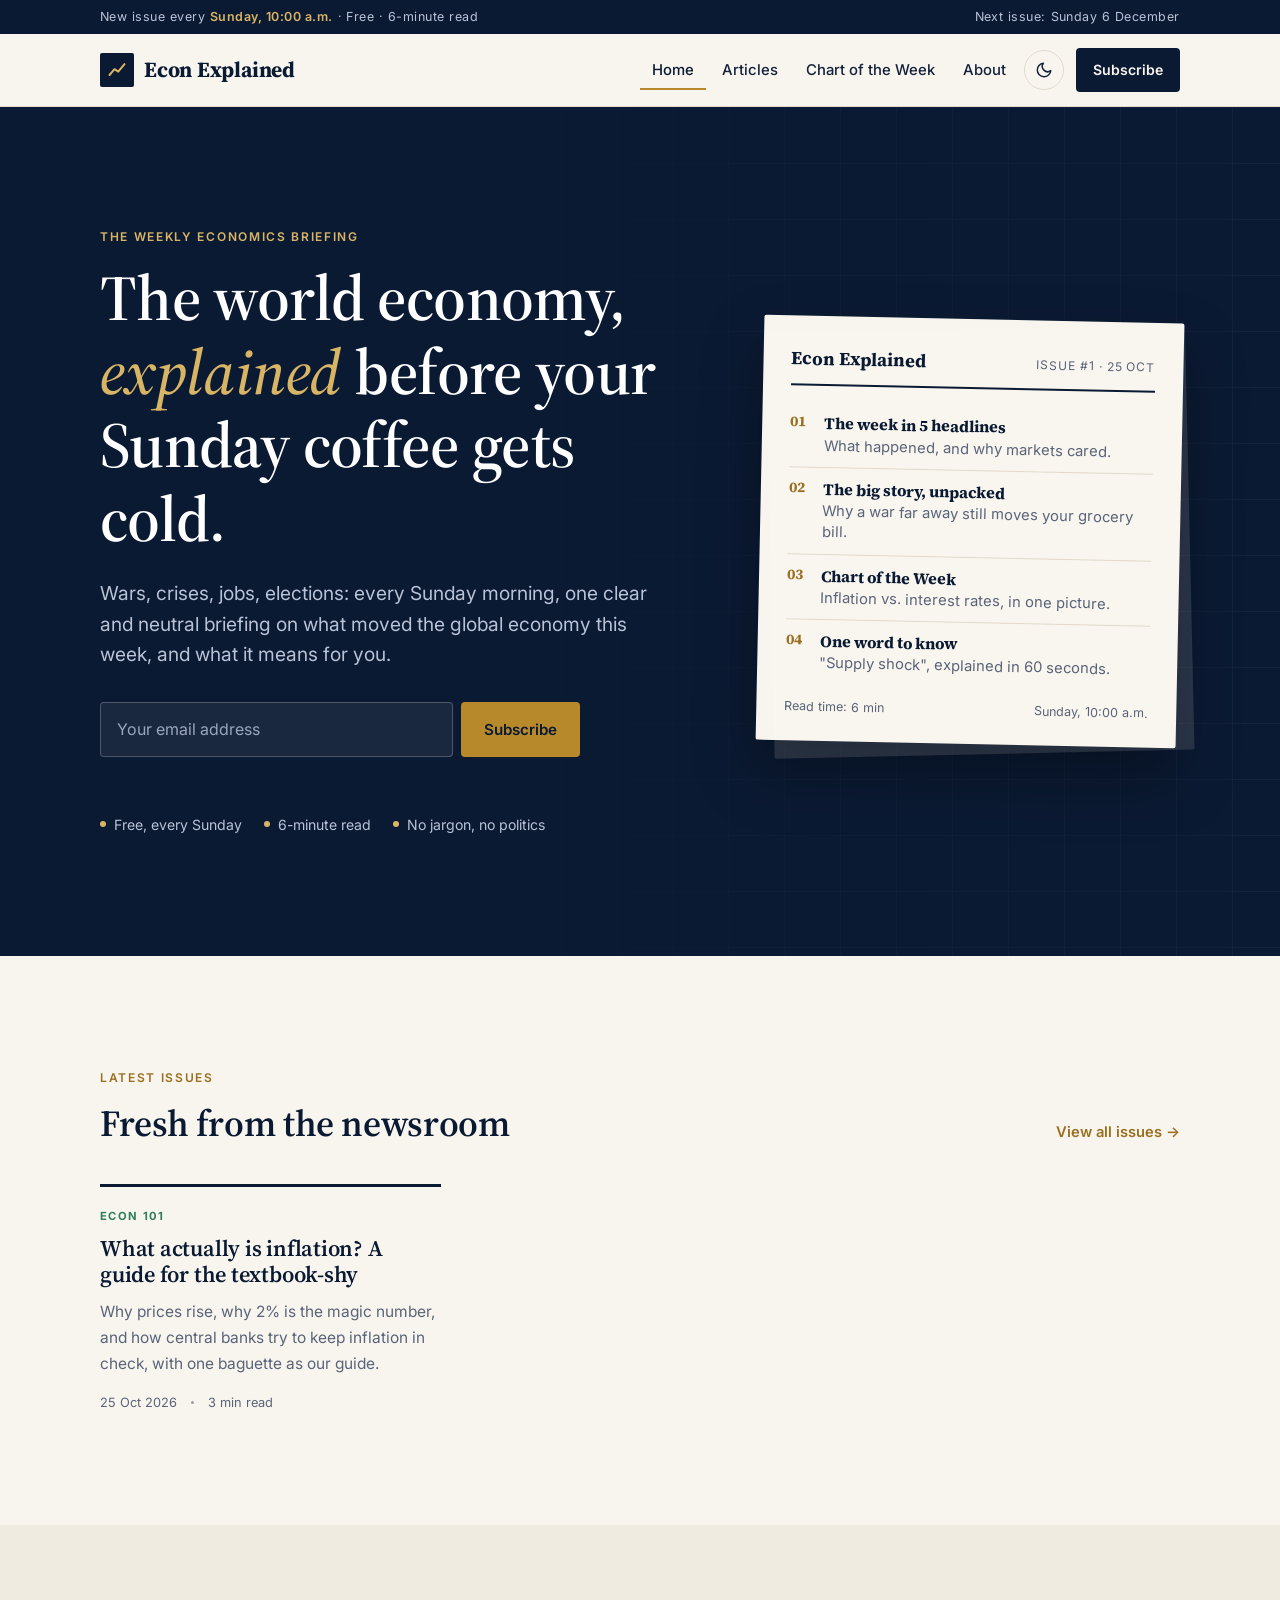
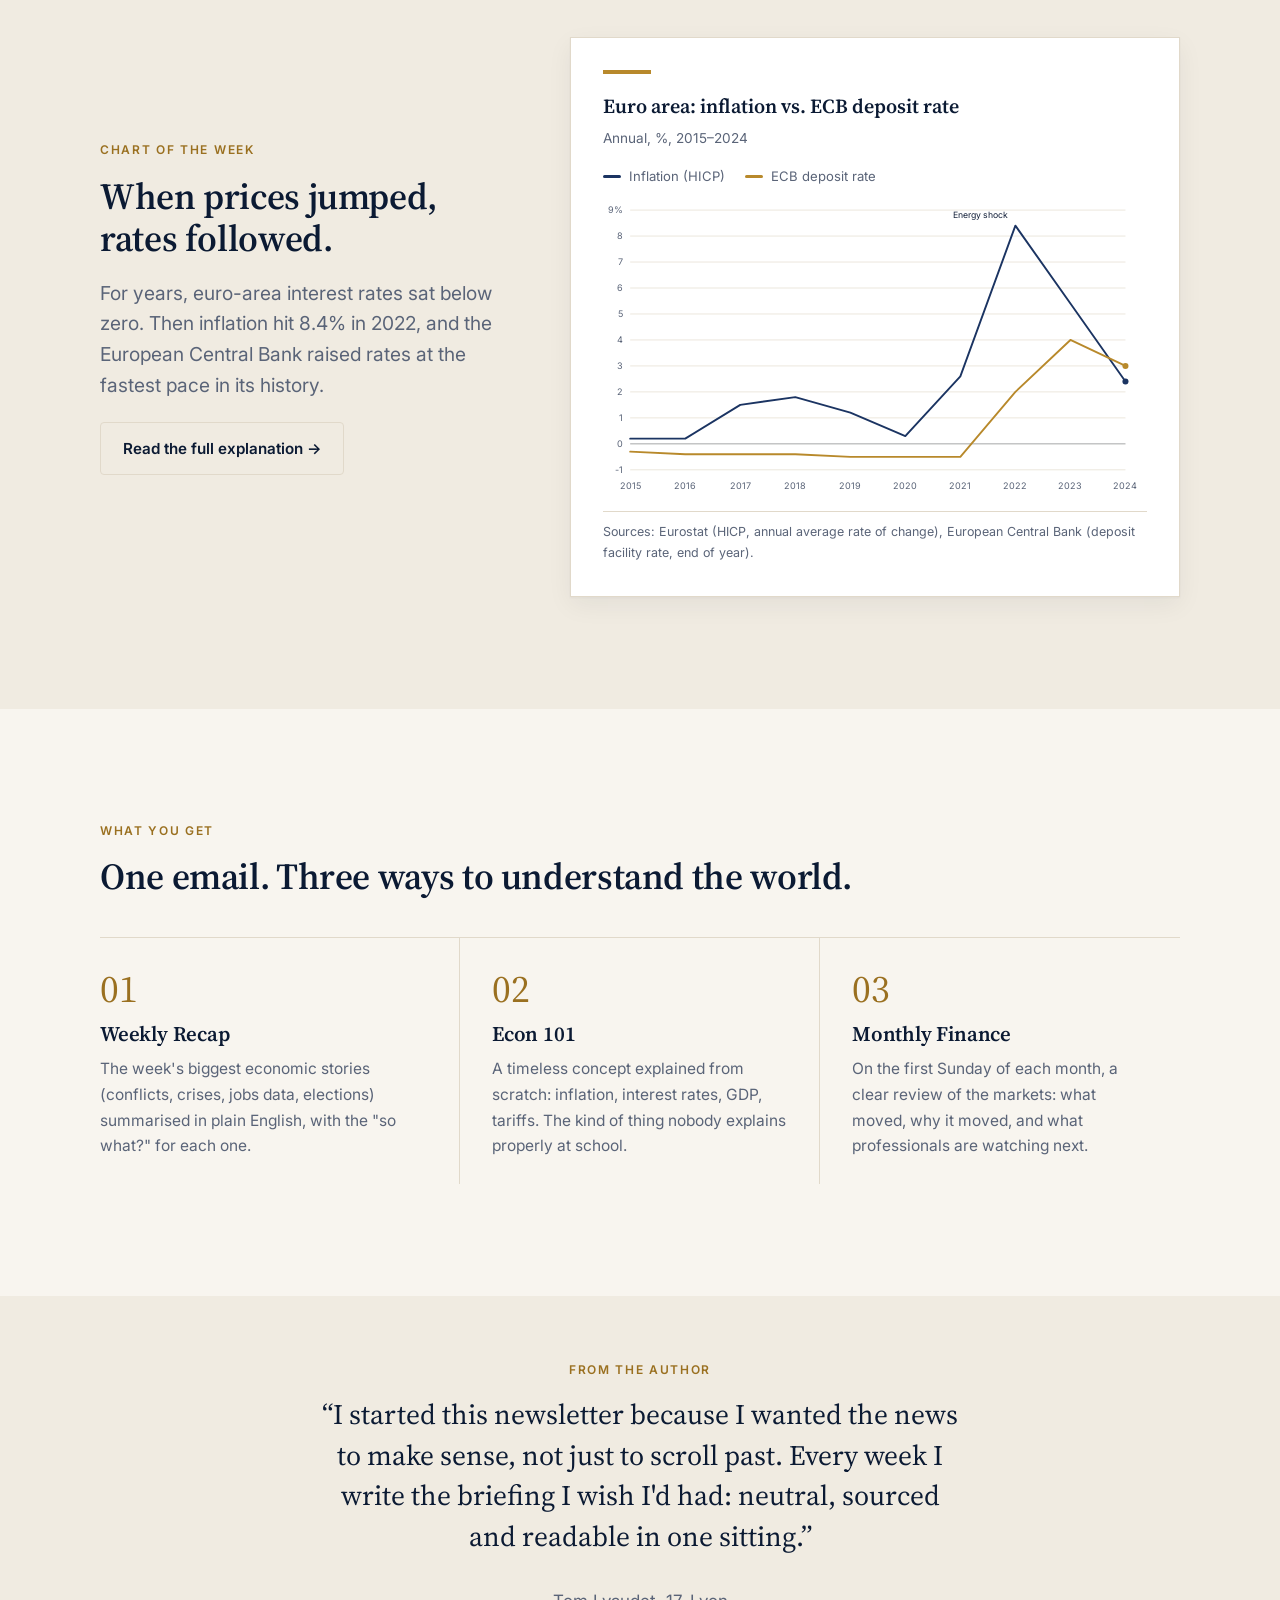
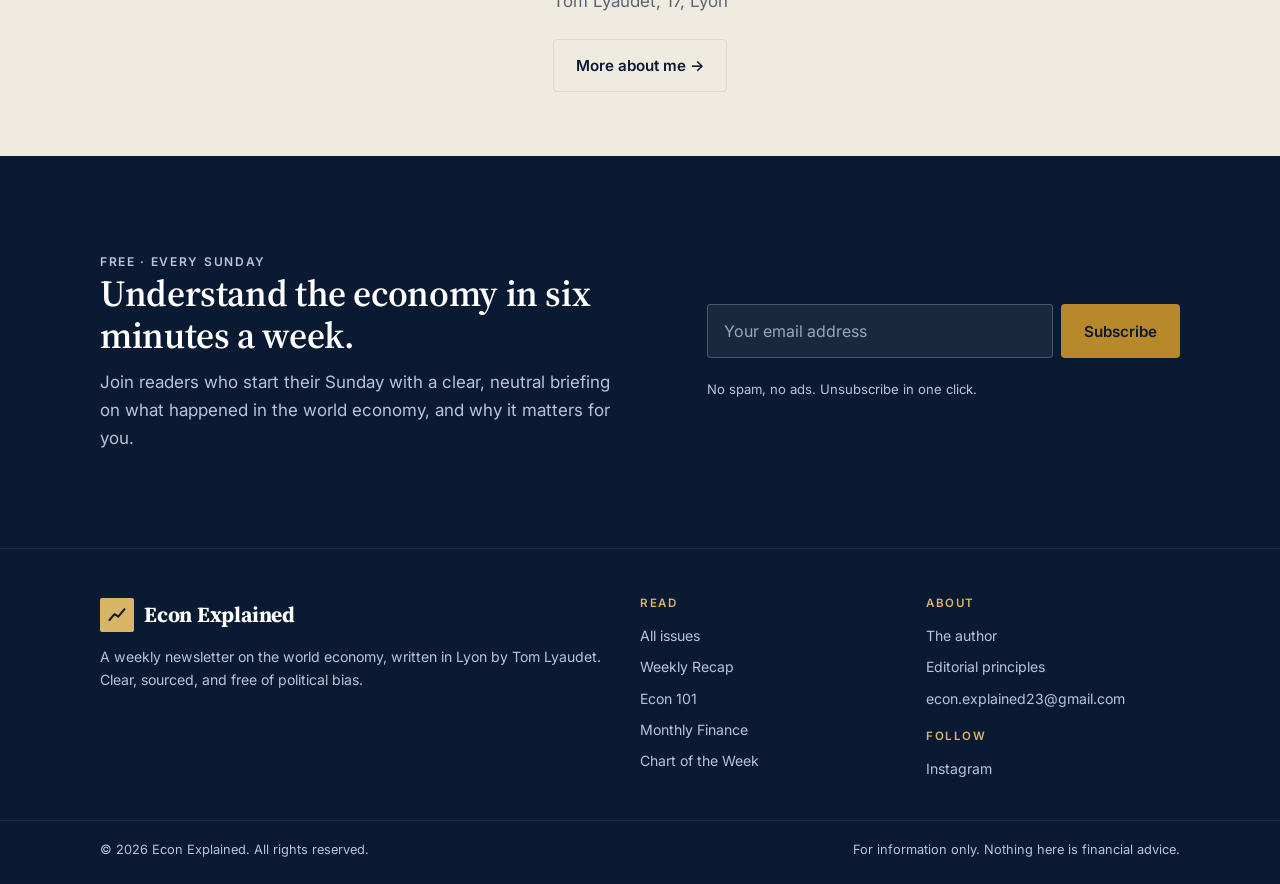
<file: index.html>
<!doctype html>
<html lang="en">
<head>
<meta charset="utf-8">
<meta name="viewport" content="width=device-width, initial-scale=1">
<title>The Sunday Ledger — The world economy, explained every Sunday</title>
<meta name="description" content="A free weekly newsletter that explains the world economy clearly and neutrally: wars, crises, jobs, politics and markets, in six minutes." data-default>
<meta property="og:title" content="The Sunday Ledger — The world economy, explained every Sunday">
<meta property="og:description" content="A free weekly newsletter that explains the world economy clearly and neutrally: wars, crises, jobs, politics and markets, in six minutes." data-default>
<meta property="og:image" content="assets/og-image.png">
<meta name="twitter:card" content="summary_large_image">
<meta property="og:type" content="website">
<meta name="theme-color" content="#0b1a33">
<link rel="icon" href="assets/favicon.svg" type="image/svg+xml">
<link rel="preconnect" href="https://fonts.googleapis.com">
<link rel="preconnect" href="https://fonts.gstatic.com" crossorigin>
<link href="https://fonts.googleapis.com/css2?family=Inter:wght@400;500;600;700&family=Source+Serif+4:ital,opsz,wght@0,8..60,400;0,8..60,600;0,8..60,700;1,8..60,500&display=swap" rel="stylesheet">
<link rel="stylesheet" href="css/style.css">
<script>
  // Set theme before paint to avoid a flash
  (function () {
    var t;
    try { t = localStorage.getItem("theme"); } catch (e) {}
    if (t !== "light" && t !== "dark") t = matchMedia("(prefers-color-scheme: dark)").matches ? "dark" : "light";
    document.documentElement.setAttribute("data-theme", t);
  })();
</script>
<script src="config.js" defer></script>
<script src="js/main.js" defer></script>
</head>
<body>
<a class="skip-link" href="#main">Skip to content</a>

<div class="topstrip">
  <div class="container">
    <span>New issue every <strong data-publishing>Sunday, 8:00 a.m.</strong> <span class="hide-sm">· Free · 6-minute read</span></span>
    <span class="hide-sm">Next issue: <span data-next-issue>this Sunday</span></span>
  </div>
</div>
<header class="site-header">
  <div class="container">
    <a class="brand" href="index.html" aria-label="Home"><span class="brand-mark" aria-hidden="true"><svg width="20" height="20" viewBox="0 0 24 24"><path d="M3 18 L9 11 L13.5 14 L21 5" fill="none" stroke="#d8b465" stroke-width="2.4" stroke-linecap="round" stroke-linejoin="round"/></svg></span><span class="brand-name" data-site-name>The Sunday Ledger</span></a>
    <nav class="nav" aria-label="Main">
      <ul class="nav-links" id="nav-links">
        <li><a href="index.html" aria-current="page">Home</a></li>
        <li><a href="articles.html">Articles</a></li>
        <li><a href="chart-of-the-week.html">Chart of the Week</a></li>
        <li><a href="about.html">About</a></li>
      </ul>
      <button class="icon-btn theme-toggle" type="button" aria-label="Toggle dark mode">
        <svg class="icon-moon" viewBox="0 0 24 24" fill="none" stroke="currentColor" stroke-width="2" stroke-linecap="round" stroke-linejoin="round"><path d="M21 12.8A9 9 0 1 1 11.2 3a7 7 0 0 0 9.8 9.8z"/></svg>
        <svg class="icon-sun" viewBox="0 0 24 24" fill="none" stroke="currentColor" stroke-width="2" stroke-linecap="round"><circle cx="12" cy="12" r="4"/><path d="M12 2v2M12 20v2M4.9 4.9l1.4 1.4M17.7 17.7l1.4 1.4M2 12h2M20 12h2M4.9 19.1l1.4-1.4M17.7 6.3l1.4-1.4"/></svg>
      </button>
      <button class="icon-btn menu-toggle" type="button" aria-label="Open menu" aria-expanded="false" aria-controls="nav-links">
        <svg viewBox="0 0 24 24" fill="none" stroke="currentColor" stroke-width="2" stroke-linecap="round"><path d="M4 7h16M4 12h16M4 17h16"/></svg>
      </button>
      <a class="btn btn-navy btn-header" href="#subscribe">Subscribe</a>
    </nav>
  </div>
</header>

<main id="main">
  <section class="hero on-dark" aria-labelledby="hero-title">
    <div class="container">
      <div>
        <p class="eyebrow">The weekly economics briefing</p>
        <h1 id="hero-title">The world economy, <em>explained</em> before your Sunday coffee gets cold.</h1>
        <p class="lead">Wars, crises, jobs, elections: every Sunday morning, one clear and neutral briefing on what moved the global economy this week, and what it means for you.</p>
        <div class="form-wrap">
        <form class="subscribe-form" action="#" method="post" novalidate>
          <label class="sr-only" for="email-hero">Email address</label>
          <input id="email-hero" type="email" name="email" placeholder="Your email address" autocomplete="email" required>
          <button class="btn btn-gold" type="submit">Subscribe</button>
        </form>
        <p class="form-msg" role="status" aria-live="polite"></p>
      </div>
        <ul class="hero-points">
          <li>Free, every Sunday</li>
          <li>6-minute read</li>
          <li>No jargon, no politics</li>
        </ul>
      </div>
      <aside class="issue-card" aria-label="Preview of a typical issue">
        <div class="ic-head">
          <span class="ic-title" data-site-name>The Sunday Ledger</span>
          <span class="ic-date">Issue #1 · 25 Oct</span>
        </div>
        <ol>
          <li><div><b>The week in 5 headlines</b><span>What happened, and why markets cared.</span></div></li>
          <li><div><b>The big story, unpacked</b><span>Why a war far away still moves your grocery bill.</span></div></li>
          <li><div><b>Chart of the Week</b><span>Inflation vs. interest rates, in one picture.</span></div></li>
          <li><div><b>One word to know</b><span>"Supply shock", explained in 60 seconds.</span></div></li>
        </ol>
        <div class="ic-foot"><span>Read time: 6 min</span><span data-publishing>Sunday, 8:00 a.m.</span></div>
      </aside>
    </div>
  </section>

  <section class="section" aria-labelledby="latest-title">
    <div class="container">
      <div class="section-head">
        <div>
          <p class="eyebrow">Latest issues</p>
          <h2 id="latest-title">Fresh from the newsroom</h2>
        </div>
        <a class="more" href="articles.html">View all issues →</a>
      </div>
      <div class="cards">
<!-- LATEST:START -->
        <a class="card reveal" href="issue-2026-10-25-what-is-inflation.html">
          <span class="tag tag-econ">Econ 101</span>
          <h3>What actually is inflation? A guide for the textbook-shy</h3>
          <p>Why prices rise, why 2% is the magic number, and how central banks try to keep inflation in check, with one baguette as our guide.</p>
          <div class="meta"><time datetime="2026-10-25">25 Oct 2026</time><span class="dot"></span><span>3 min read</span></div>
        </a>
<!-- LATEST:END -->
      </div>
    </div>
  </section>

  <section class="section section-alt" aria-labelledby="cotw-title">
    <div class="container chart-feature">
      <div class="reveal">
        <p class="eyebrow">Chart of the Week</p>
        <h2 id="cotw-title">When prices jumped, rates followed.</h2>
        <p class="lead">For years, euro-area interest rates sat below zero. Then inflation hit 8.4% in 2022, and the European Central Bank raised rates at the fastest pace in its history.</p>
        <p><a class="btn btn-ghost" href="chart-of-the-week.html">Read the full explanation →</a></p>
      </div>
      <figure class="chart-box reveal" style="margin:0">
        <div class="chart-top"></div>
        <p class="chart-title">Euro area: inflation vs. ECB deposit rate</p>
        <p class="chart-sub">Annual, %, 2015–2024</p>
        <div class="chart-legend"><span><i class="la"></i>Inflation (HICP)</span><span><i class="lb"></i>ECB deposit rate</span></div>
        <div class="chart-wrap" data-chart="inflation" data-label="Line chart of euro-area inflation and the ECB deposit rate from 2015 to 2024. Inflation peaks at 8.4% in 2022; the deposit rate rises from -0.5% to 4% in 2023."></div>
        <figcaption class="chart-source">Sources: Eurostat (HICP, annual average rate of change), European Central Bank (deposit facility rate, end of year).</figcaption>
      </figure>
    </div>
  </section>

  <section class="section" aria-labelledby="what-title">
    <div class="container">
      <div class="section-head">
        <div>
          <p class="eyebrow">What you get</p>
          <h2 id="what-title">One email. Three ways to understand the world.</h2>
        </div>
      </div>
      <div class="pillars">
        <div class="pillar reveal">
          <span class="num">01</span>
          <h3>Weekly Recap</h3>
          <p>The week's biggest economic stories (conflicts, crises, jobs data, elections) summarised in plain English, with the "so what?" for each one.</p>
        </div>
        <div class="pillar reveal">
          <span class="num">02</span>
          <h3>Econ 101</h3>
          <p>A timeless concept explained from scratch: inflation, interest rates, GDP, tariffs. The kind of thing nobody explains properly at school.</p>
        </div>
        <div class="pillar reveal">
          <span class="num">03</span>
          <h3>Monthly Finance</h3>
          <p>On the first Sunday of each month, a clear review of the markets: what moved, why it moved, and what professionals are watching next.</p>
        </div>
      </div>
    </div>
  </section>

  <section class="section-tight section-alt" aria-label="About the author">
    <div class="container narrow" style="text-align:center">
      <p class="eyebrow">From the author</p>
      <p style="font-family:var(--font-serif);font-size:clamp(1.3rem,2.6vw,1.75rem);line-height:1.45;color:var(--heading)">“I started this newsletter because I wanted the news to make sense, not just to scroll past. Every week I write the briefing I wish I'd had: neutral, sourced and readable in one sitting.”</p>
      <p style="color:var(--text-muted);margin-bottom:24px"><span data-fullname>Tom Lyaudet</span>, <span data-age>17</span>, <span data-city>Lyon</span></p>
      <a class="btn btn-ghost" href="about.html">More about me →</a>
    </div>
  </section>
</main>

<section class="subscribe-cta on-dark" id="subscribe" aria-labelledby="sub-title">
  <div class="container">
    <div>
      <p class="eyebrow">Free · Every Sunday</p>
      <h2 id="sub-title">Understand the economy in six minutes a week.</h2>
      <p>Join readers who start their Sunday with a clear, neutral briefing on what happened in the world economy, and why it matters for you.</p>
    </div>
    <div>
      <div class="form-wrap">
        <form class="subscribe-form" action="#" method="post" novalidate>
          <label class="sr-only" for="email-bottom">Email address</label>
          <input id="email-bottom" type="email" name="email" placeholder="Your email address" autocomplete="email" required>
          <button class="btn btn-gold" type="submit">Subscribe</button>
        </form>
        <p class="form-msg" role="status" aria-live="polite"></p>
      </div>
      <p class="form-note">No spam, no ads. Unsubscribe in one click.</p>
    </div>
  </div>
</section>

<footer class="site-footer">
  <div class="container">
    <div class="footer-about">
      <a class="brand" href="index.html"><span class="brand-mark" aria-hidden="true"><svg width="20" height="20" viewBox="0 0 24 24"><path d="M3 18 L9 11 L13.5 14 L21 5" fill="none" stroke="#d8b465" stroke-width="2.4" stroke-linecap="round" stroke-linejoin="round"/></svg></span><span class="brand-name" data-site-name>The Sunday Ledger</span></a>
      <p>A weekly newsletter on the world economy, written in <span data-city>Lyon</span> by <span data-fullname>Tom Lyaudet</span>. Clear, sourced, and free of political bias.</p>
    </div>
    <div>
      <h4>Read</h4>
      <ul>
        <li><a href="articles.html">All issues</a></li>
        <li><a href="articles.html#recap">Weekly Recap</a></li>
        <li><a href="articles.html#econ">Econ 101</a></li>
        <li><a href="articles.html#finance">Monthly Finance</a></li>
        <li><a href="chart-of-the-week.html">Chart of the Week</a></li>
      </ul>
    </div>
    <div>
      <h4>About</h4>
      <ul>
        <li><a href="about.html">The author</a></li>
        <li><a href="about.html#principles">Editorial principles</a></li>
        <li><a data-email href="mailto:hello@yourdomain.com">hello@yourdomain.com</a></li>
      </ul>
      <div data-social-block hidden>
        <h4 style="margin-top:20px">Follow</h4>
        <ul data-social></ul>
      </div>
    </div>
  </div>
  <div class="footer-bottom">
    <div class="container">
      <span>© <span data-year>2026</span> <span data-site-name>The Sunday Ledger</span>. All rights reserved.</span>
      <span>For information only. Nothing here is financial advice.</span>
    </div>
  </div>
</footer>
</body>
</html>
</file>
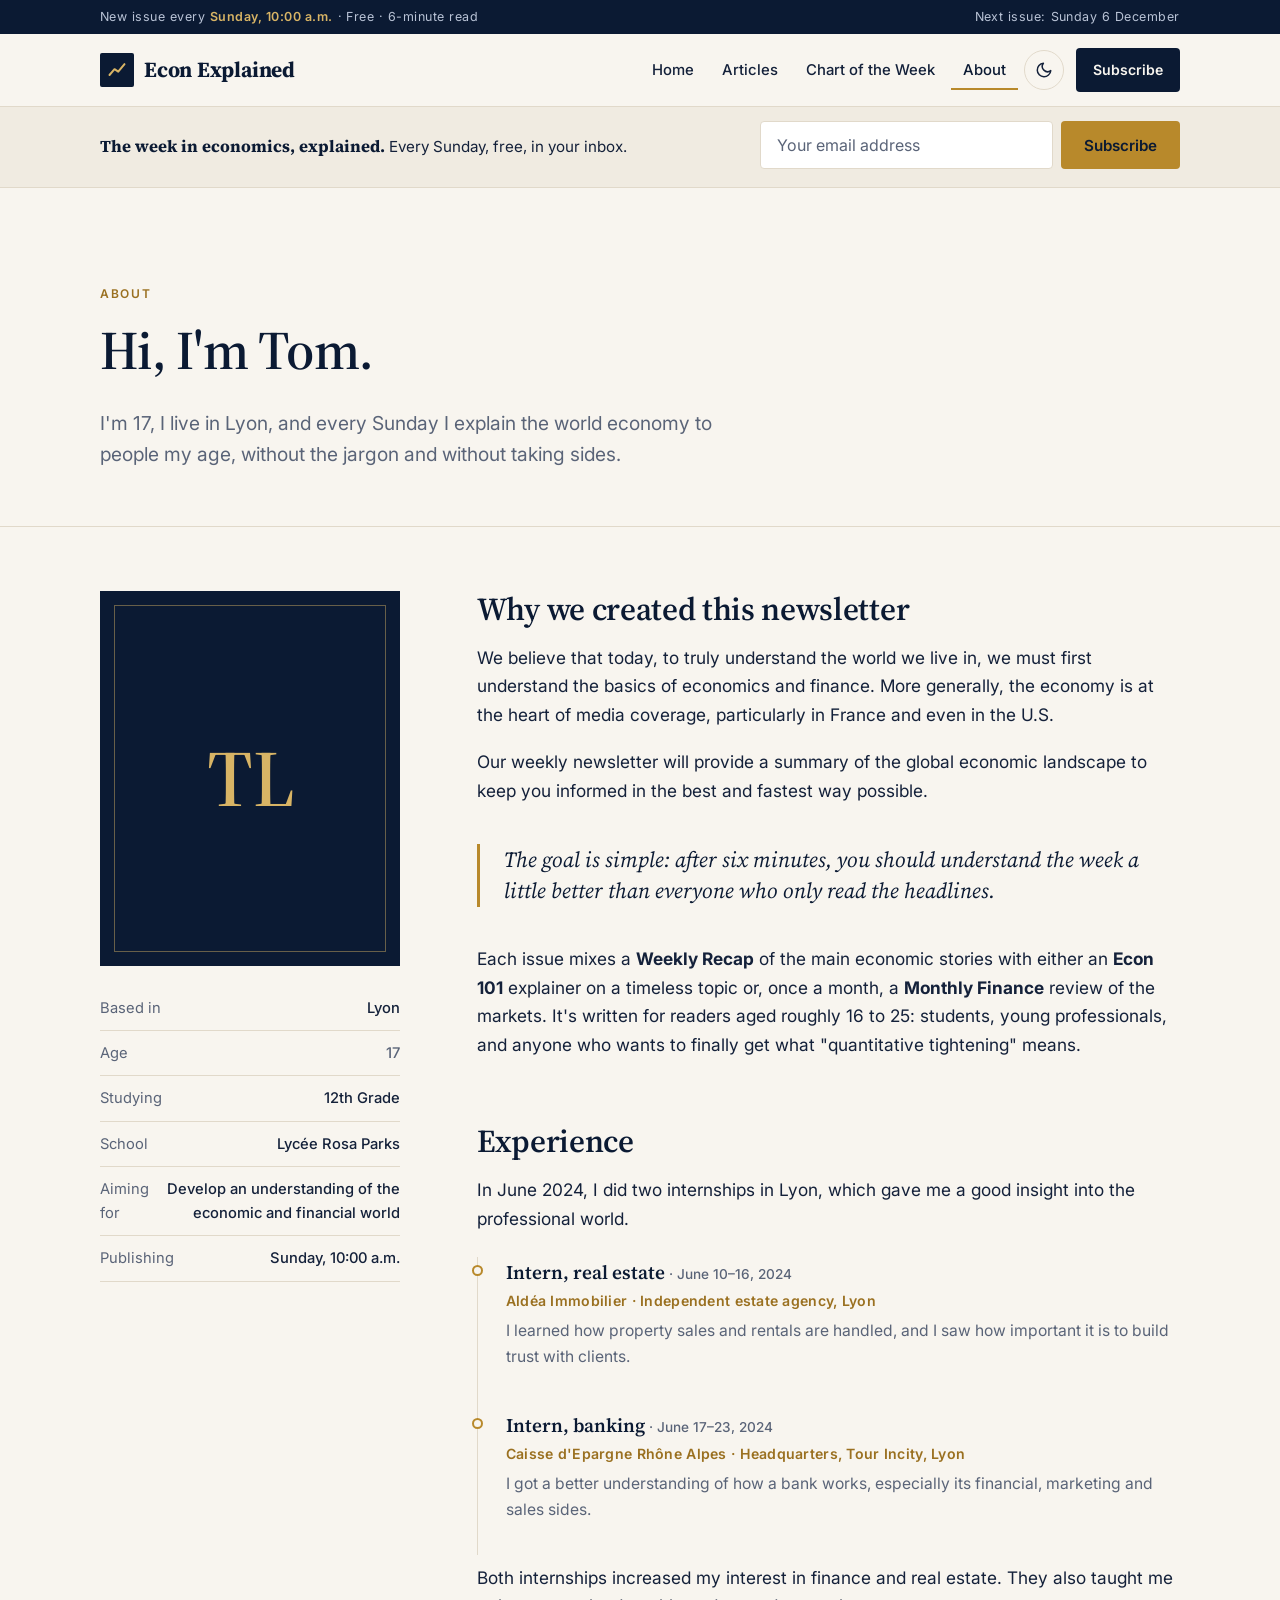
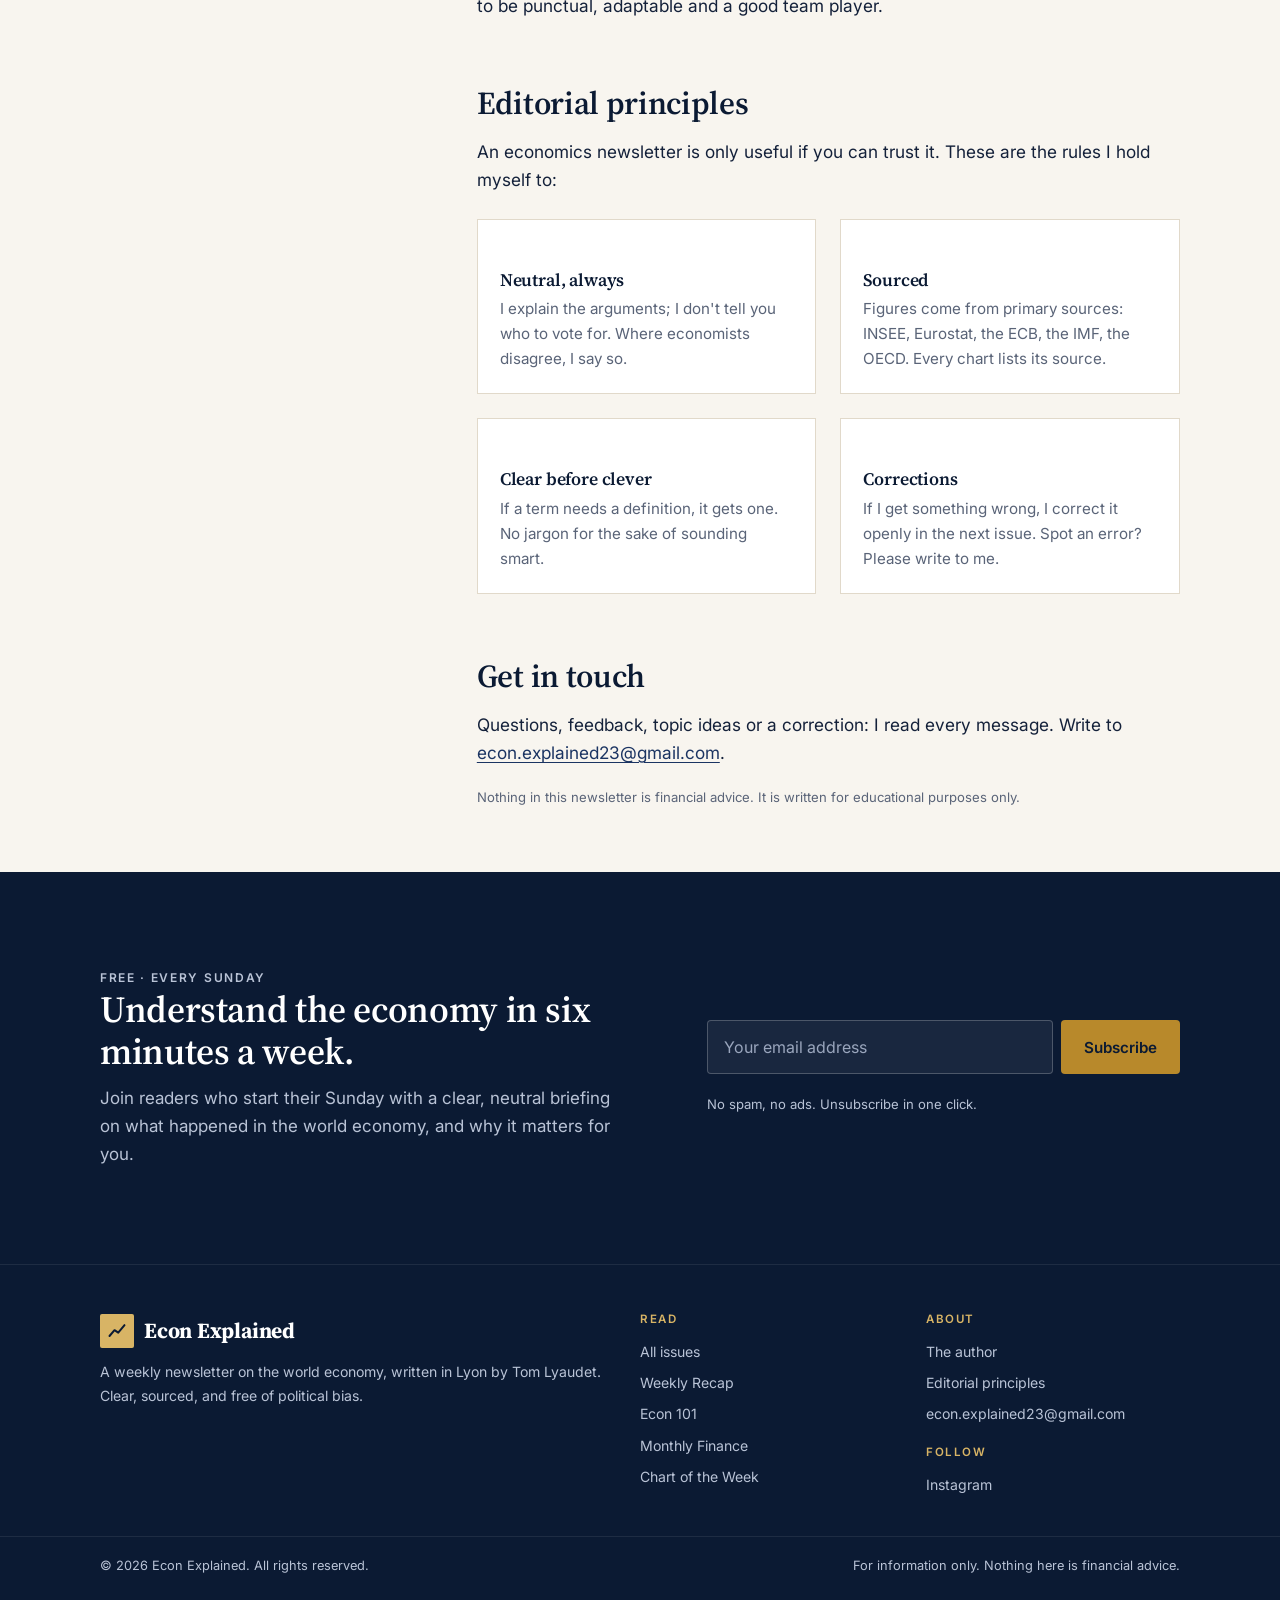
<file: about.html>
<!doctype html>
<html lang="en">
<head>
<meta charset="utf-8">
<meta name="viewport" content="width=device-width, initial-scale=1">
<title>About — The Sunday Ledger</title>
<meta name="description" content="Who writes The Sunday Ledger, why it exists, and the editorial principles behind it.">
<meta property="og:title" content="About — The Sunday Ledger">
<meta property="og:description" content="Who writes The Sunday Ledger, why it exists, and the editorial principles behind it.">
<meta property="og:image" content="assets/og-image.png">
<meta name="twitter:card" content="summary_large_image">
<meta property="og:type" content="website">
<meta name="theme-color" content="#0b1a33">
<link rel="icon" href="assets/favicon.svg" type="image/svg+xml">
<link rel="preconnect" href="https://fonts.googleapis.com">
<link rel="preconnect" href="https://fonts.gstatic.com" crossorigin>
<link href="https://fonts.googleapis.com/css2?family=Inter:wght@400;500;600;700&family=Source+Serif+4:ital,opsz,wght@0,8..60,400;0,8..60,600;0,8..60,700;1,8..60,500&display=swap" rel="stylesheet">
<link rel="stylesheet" href="css/style.css">
<script>
  // Set theme before paint to avoid a flash
  (function () {
    var t;
    try { t = localStorage.getItem("theme"); } catch (e) {}
    if (t !== "light" && t !== "dark") t = matchMedia("(prefers-color-scheme: dark)").matches ? "dark" : "light";
    document.documentElement.setAttribute("data-theme", t);
  })();
</script>
<script src="config.js" defer></script>
<script src="js/main.js" defer></script>
</head>
<body>
<a class="skip-link" href="#main">Skip to content</a>

<div class="topstrip">
  <div class="container">
    <span>New issue every <strong data-publishing>Sunday, 8:00 a.m.</strong> <span class="hide-sm">· Free · 6-minute read</span></span>
    <span class="hide-sm">Next issue: <span data-next-issue>this Sunday</span></span>
  </div>
</div>
<header class="site-header">
  <div class="container">
    <a class="brand" href="index.html" aria-label="Home"><span class="brand-mark" aria-hidden="true"><svg width="20" height="20" viewBox="0 0 24 24"><path d="M3 18 L9 11 L13.5 14 L21 5" fill="none" stroke="#d8b465" stroke-width="2.4" stroke-linecap="round" stroke-linejoin="round"/></svg></span><span class="brand-name" data-site-name>The Sunday Ledger</span></a>
    <nav class="nav" aria-label="Main">
      <ul class="nav-links" id="nav-links">
        <li><a href="index.html">Home</a></li>
        <li><a href="articles.html">Articles</a></li>
        <li><a href="chart-of-the-week.html">Chart of the Week</a></li>
        <li><a href="about.html" aria-current="page">About</a></li>
      </ul>
      <button class="icon-btn theme-toggle" type="button" aria-label="Toggle dark mode">
        <svg class="icon-moon" viewBox="0 0 24 24" fill="none" stroke="currentColor" stroke-width="2" stroke-linecap="round" stroke-linejoin="round"><path d="M21 12.8A9 9 0 1 1 11.2 3a7 7 0 0 0 9.8 9.8z"/></svg>
        <svg class="icon-sun" viewBox="0 0 24 24" fill="none" stroke="currentColor" stroke-width="2" stroke-linecap="round"><circle cx="12" cy="12" r="4"/><path d="M12 2v2M12 20v2M4.9 4.9l1.4 1.4M17.7 17.7l1.4 1.4M2 12h2M20 12h2M4.9 19.1l1.4-1.4M17.7 6.3l1.4-1.4"/></svg>
      </button>
      <button class="icon-btn menu-toggle" type="button" aria-label="Open menu" aria-expanded="false" aria-controls="nav-links">
        <svg viewBox="0 0 24 24" fill="none" stroke="currentColor" stroke-width="2" stroke-linecap="round"><path d="M4 7h16M4 12h16M4 17h16"/></svg>
      </button>
      <a class="btn btn-navy btn-header" href="#subscribe">Subscribe</a>
    </nav>
  </div>
</header>

<div class="subscribe-bar">
  <div class="container">
    <p><strong>The week in economics, explained.</strong> Every Sunday, free, in your inbox.</p>
    <div class="form-wrap">
        <form class="subscribe-form" action="#" method="post" novalidate>
          <label class="sr-only" for="email-top">Email address</label>
          <input id="email-top" type="email" name="email" placeholder="Your email address" autocomplete="email" required>
          <button class="btn btn-gold" type="submit">Subscribe</button>
        </form>
        <p class="form-msg" role="status" aria-live="polite"></p>
      </div>
  </div>
</div>

<main id="main">
  <section class="page-head">
    <div class="container">
      <p class="eyebrow">About</p>
      <h1>Hi, I'm <span data-author>Tom</span>.</h1>
      <p class="lead">I'm <span data-age>17</span>, I live in <span data-city>Lyon</span>, and every Sunday I explain the world economy to people my age, without the jargon and without taking sides.</p>
    </div>
  </section>

  <section class="section-tight">
    <div class="container about-grid">
      <aside>
        <div class="portrait" aria-hidden="true"><span class="initials" data-initials>TL</span></div>
        <ul class="facts">
          <li><span>Based in</span><span data-city>Lyon</span></li>
          <li><span>Age</span><span><span data-age>17</span></span></li>
          <li><span>Studying</span><span data-studying>Terminale générale (final year)</span></li>
          <li><span>School</span><span data-school>Lycée Rosa Parks, Neuville-sur-Saône</span></li>
          <li><span>Aiming for</span><span data-goal>A top business school</span></li>
          <li><span>Publishing</span><span data-publishing>Sunday, 8:00 a.m.</span></li>
        </ul>
      </aside>

      <div class="prose">
        <h2 style="margin-top:0" data-why-title>Why we created this newsletter</h2>
        <div data-why>
          <p>I've been passionate about economics and finance for a few years now. It started with simple questions: why do prices rise? Why do markets suddenly fall? Why does a war on the other side of the world change what we pay for petrol? The more I read, the more I wanted to understand how it all fits together.</p>
          <p>I created this newsletter to turn that passion into something useful: making economics and finance accessible to everyone, especially young people who are curious about how the world works but find most economic news too technical, or too partisan.</p>
        </div>
        <blockquote>The goal is simple: after six minutes, you should understand the week a little better than everyone who only read the headlines.</blockquote>
        <p>Each issue mixes a <strong>Weekly Recap</strong> of the main economic stories with either an <strong>Econ 101</strong> explainer on a timeless topic or, once a month, a <strong>Monthly Finance</strong> review of the markets. It's written for readers aged roughly 16 to 25: students, young professionals, and anyone who wants to finally get what "quantitative tightening" means.</p>

        <h2 id="experience">Experience</h2>
        <p data-exp-intro>In June 2024, I did two internships in Lyon, which gave me a good insight into the professional world.</p>
        <ol class="timeline" data-experiences></ol>
        <p data-exp-conclusion>Both internships increased my interest in finance and real estate. They also taught me to be punctual, adaptable and a good team player.</p>

        <h2 id="principles">Editorial principles</h2>
        <p>An economics newsletter is only useful if you can trust it. These are the rules I hold myself to:</p>
        <div class="principles">
          <div class="principle"><h3>Neutral, always</h3><p>I explain the arguments; I don't tell you who to vote for. Where economists disagree, I say so.</p></div>
          <div class="principle"><h3>Sourced</h3><p>Figures come from primary sources: INSEE, Eurostat, the ECB, the IMF, the OECD. Every chart lists its source.</p></div>
          <div class="principle"><h3>Clear before clever</h3><p>If a term needs a definition, it gets one. No jargon for the sake of sounding smart.</p></div>
          <div class="principle"><h3>Corrections</h3><p>If I get something wrong, I correct it openly in the next issue. Spot an error? Please write to me.</p></div>
        </div>

        <h2>Get in touch</h2>
        <p>Questions, feedback, topic ideas or a correction: I read every message. Write to <a data-email href="mailto:hello@yourdomain.com">hello@yourdomain.com</a>.</p>
        <p class="form-note">Nothing in this newsletter is financial advice. It is written for educational purposes only.</p>
      </div>
    </div>
  </section>
</main>

<section class="subscribe-cta on-dark" id="subscribe" aria-labelledby="sub-title">
  <div class="container">
    <div>
      <p class="eyebrow">Free · Every Sunday</p>
      <h2 id="sub-title">Understand the economy in six minutes a week.</h2>
      <p>Join readers who start their Sunday with a clear, neutral briefing on what happened in the world economy, and why it matters for you.</p>
    </div>
    <div>
      <div class="form-wrap">
        <form class="subscribe-form" action="#" method="post" novalidate>
          <label class="sr-only" for="email-bottom">Email address</label>
          <input id="email-bottom" type="email" name="email" placeholder="Your email address" autocomplete="email" required>
          <button class="btn btn-gold" type="submit">Subscribe</button>
        </form>
        <p class="form-msg" role="status" aria-live="polite"></p>
      </div>
      <p class="form-note">No spam, no ads. Unsubscribe in one click.</p>
    </div>
  </div>
</section>

<footer class="site-footer">
  <div class="container">
    <div class="footer-about">
      <a class="brand" href="index.html"><span class="brand-mark" aria-hidden="true"><svg width="20" height="20" viewBox="0 0 24 24"><path d="M3 18 L9 11 L13.5 14 L21 5" fill="none" stroke="#d8b465" stroke-width="2.4" stroke-linecap="round" stroke-linejoin="round"/></svg></span><span class="brand-name" data-site-name>The Sunday Ledger</span></a>
      <p>A weekly newsletter on the world economy, written in <span data-city>Lyon</span> by <span data-fullname>Tom Lyaudet</span>. Clear, sourced, and free of political bias.</p>
    </div>
    <div>
      <h4>Read</h4>
      <ul>
        <li><a href="articles.html">All issues</a></li>
        <li><a href="articles.html#recap">Weekly Recap</a></li>
        <li><a href="articles.html#econ">Econ 101</a></li>
        <li><a href="articles.html#finance">Monthly Finance</a></li>
        <li><a href="chart-of-the-week.html">Chart of the Week</a></li>
      </ul>
    </div>
    <div>
      <h4>About</h4>
      <ul>
        <li><a href="about.html">The author</a></li>
        <li><a href="about.html#principles">Editorial principles</a></li>
        <li><a data-email href="mailto:hello@yourdomain.com">hello@yourdomain.com</a></li>
      </ul>
      <div data-social-block hidden>
        <h4 style="margin-top:20px">Follow</h4>
        <ul data-social></ul>
      </div>
    </div>
  </div>
  <div class="footer-bottom">
    <div class="container">
      <span>© <span data-year>2026</span> <span data-site-name>The Sunday Ledger</span>. All rights reserved.</span>
      <span>For information only. Nothing here is financial advice.</span>
    </div>
  </div>
</footer>
</body>
</html>
</file>
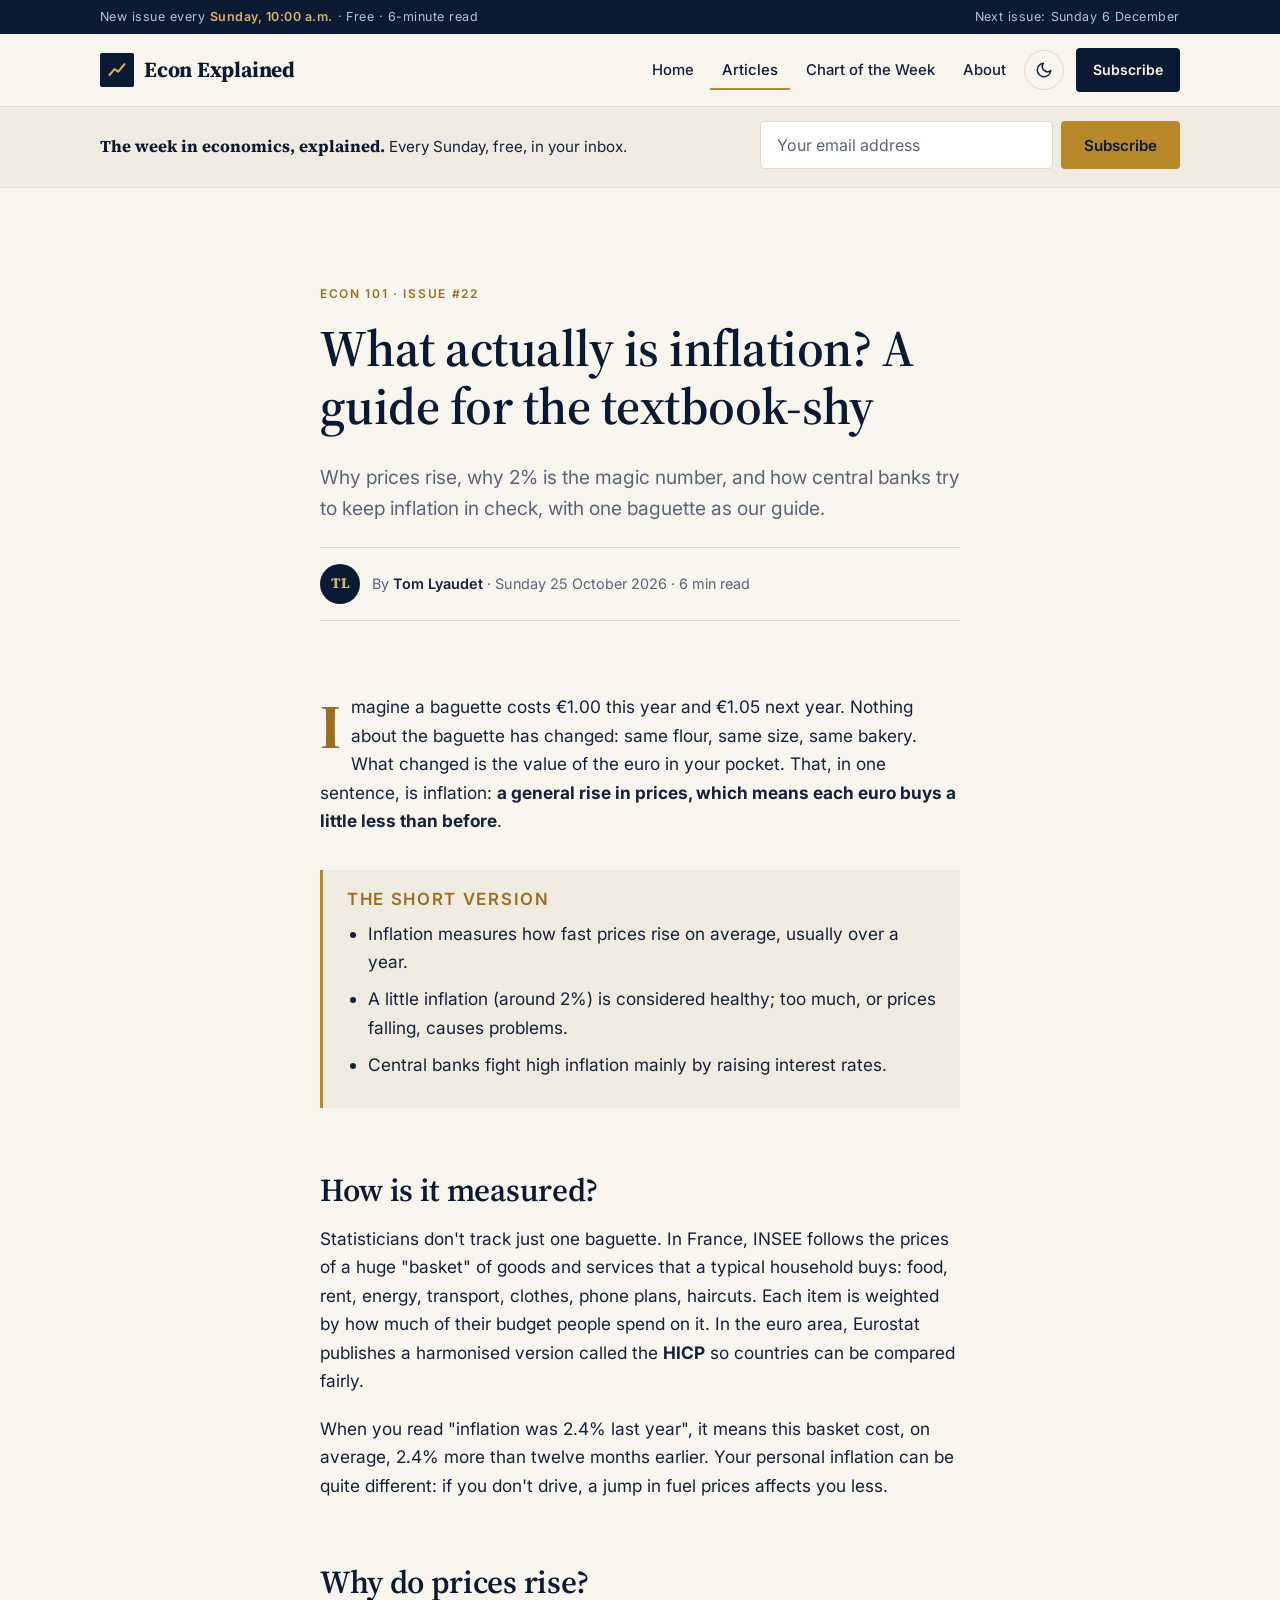
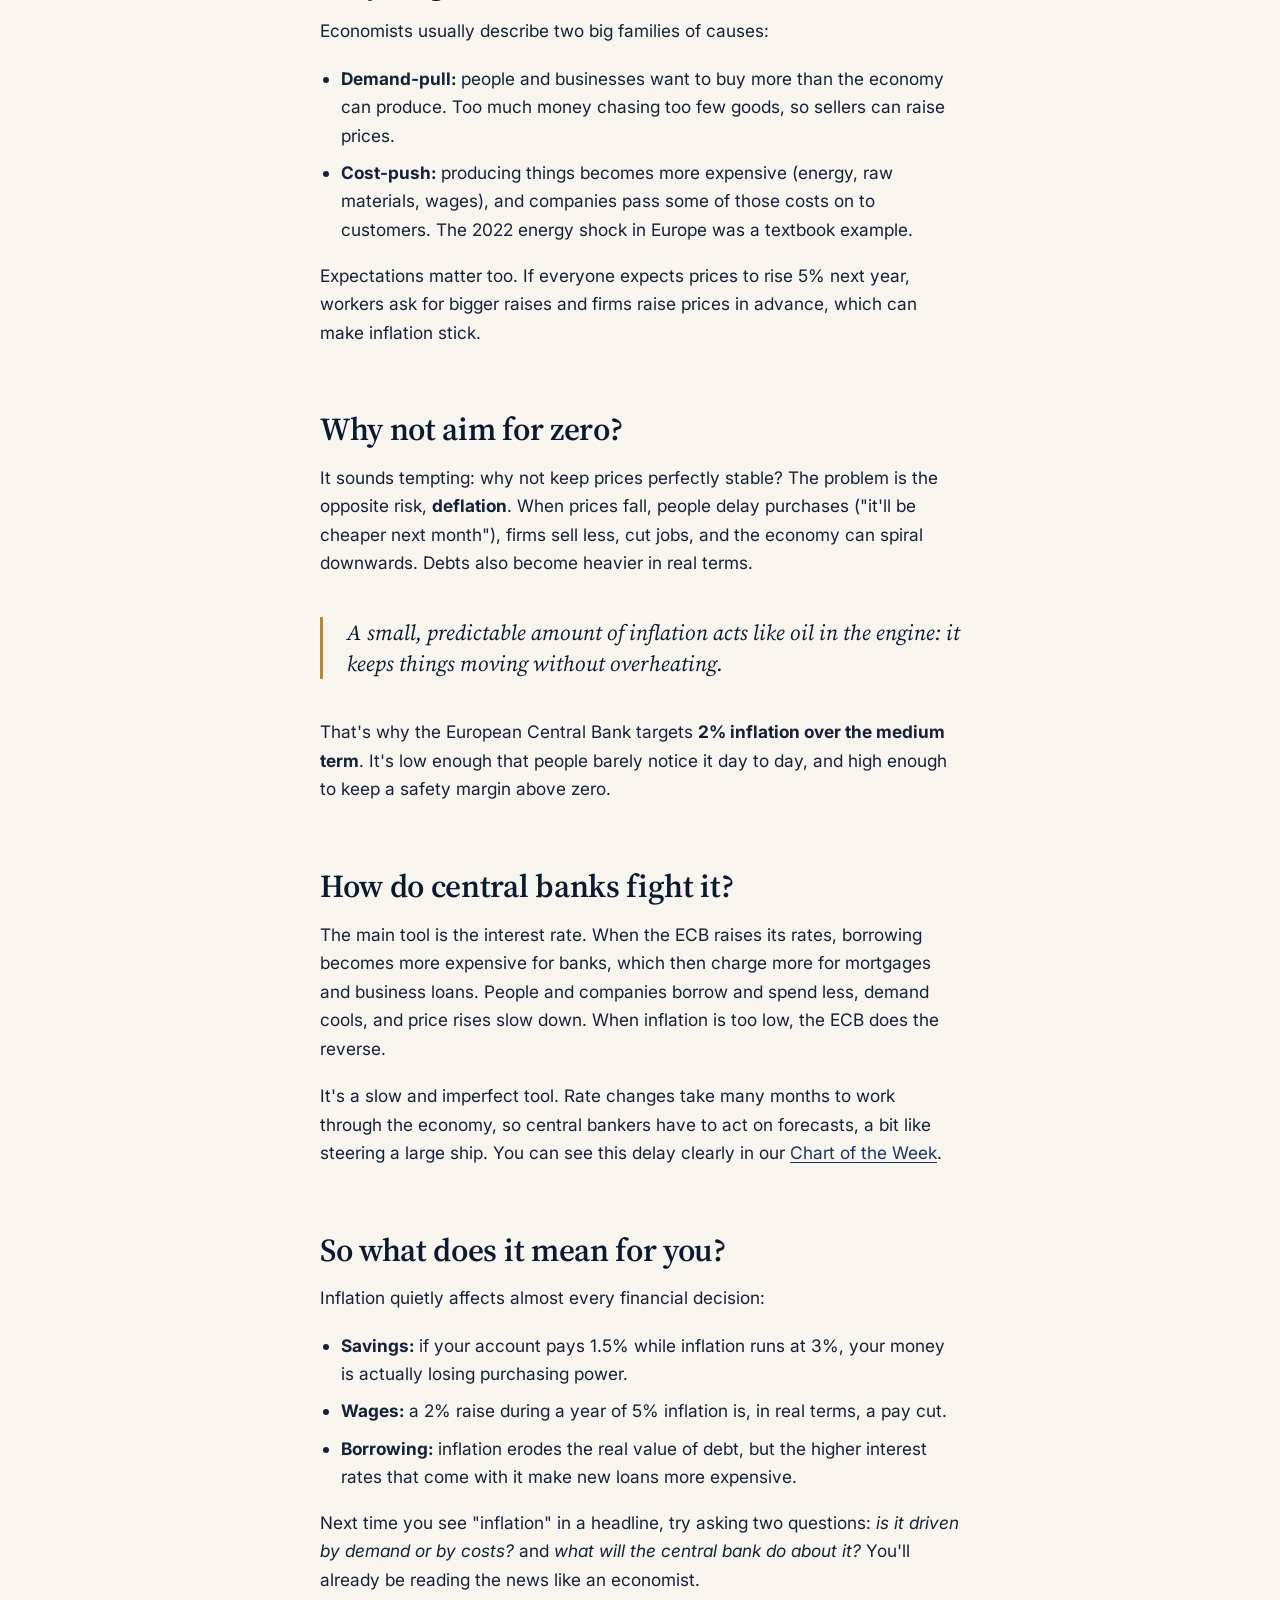
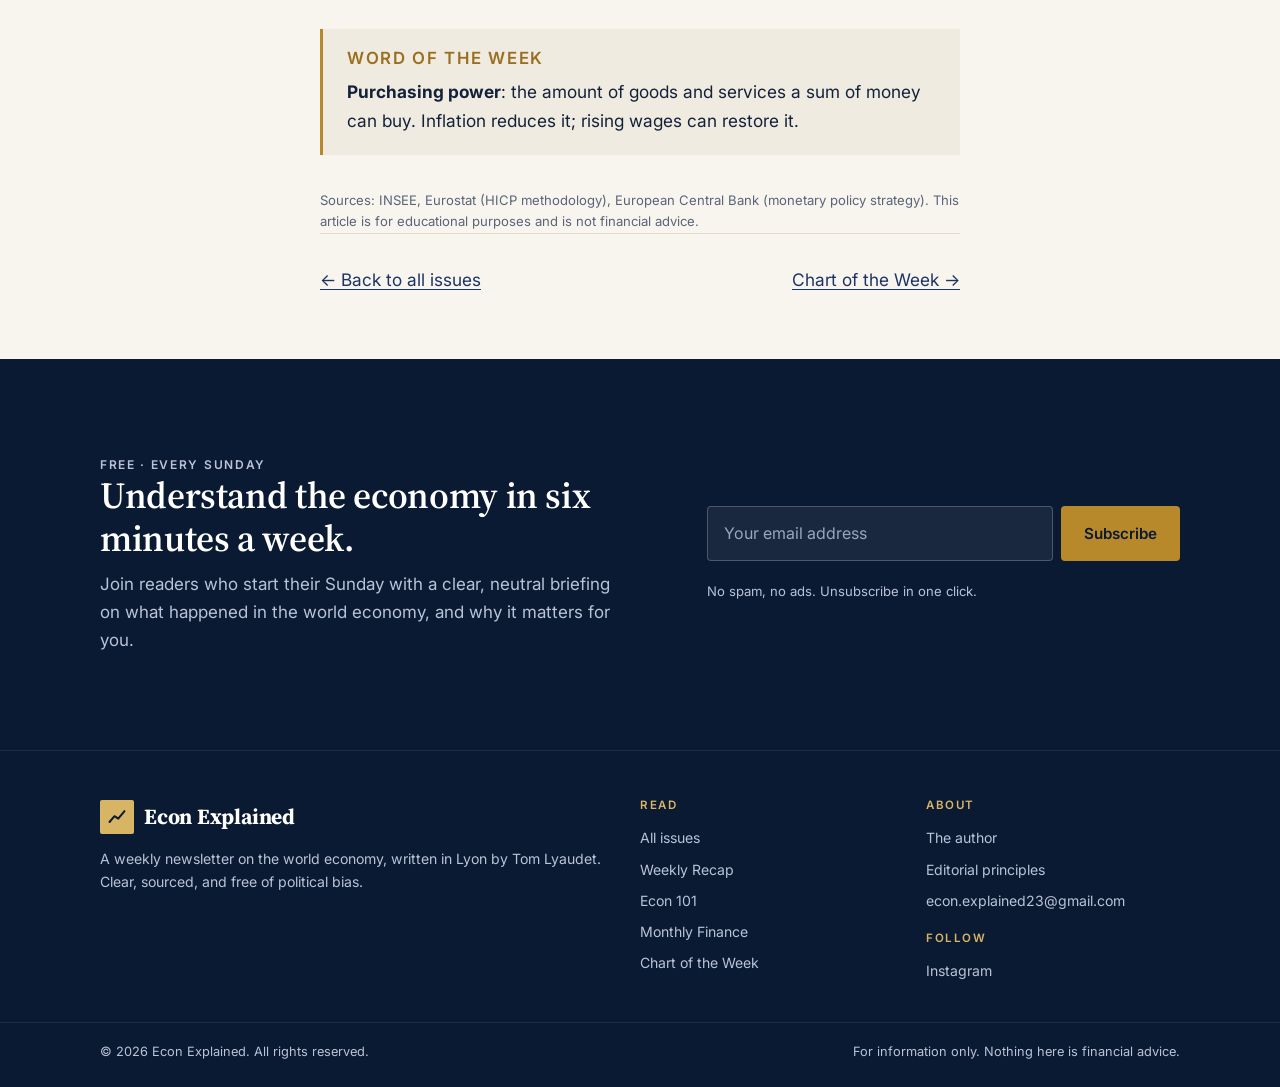
<file: article-what-is-inflation.html>
<!doctype html>
<html lang="en">
<head>
<meta charset="utf-8">
<meta name="viewport" content="width=device-width, initial-scale=1">
<title>What actually is inflation? — The Sunday Ledger</title>
<meta name="description" content="Econ 101: a plain-English guide to inflation, why it happens and how central banks fight it.">
<meta property="og:title" content="What actually is inflation? — The Sunday Ledger">
<meta property="og:description" content="Econ 101: a plain-English guide to inflation, why it happens and how central banks fight it.">
<meta property="og:image" content="assets/og-image.png">
<meta name="twitter:card" content="summary_large_image">
<meta property="og:type" content="website">
<meta name="theme-color" content="#0b1a33">
<link rel="icon" href="assets/favicon.svg" type="image/svg+xml">
<link rel="preconnect" href="https://fonts.googleapis.com">
<link rel="preconnect" href="https://fonts.gstatic.com" crossorigin>
<link href="https://fonts.googleapis.com/css2?family=Inter:wght@400;500;600;700&family=Source+Serif+4:ital,opsz,wght@0,8..60,400;0,8..60,600;0,8..60,700;1,8..60,500&display=swap" rel="stylesheet">
<link rel="stylesheet" href="css/style.css">
<script>
  // Set theme before paint to avoid a flash
  (function () {
    var t;
    try { t = localStorage.getItem("theme"); } catch (e) {}
    if (t !== "light" && t !== "dark") t = matchMedia("(prefers-color-scheme: dark)").matches ? "dark" : "light";
    document.documentElement.setAttribute("data-theme", t);
  })();
</script>
<script src="config.js" defer></script>
<script src="js/main.js" defer></script>
</head>
<body>
<a class="skip-link" href="#main">Skip to content</a>

<div class="topstrip">
  <div class="container">
    <span>New issue every <strong data-publishing>Sunday, 8:00 a.m.</strong> <span class="hide-sm">· Free · 6-minute read</span></span>
    <span class="hide-sm">Next issue: <span data-next-issue>this Sunday</span></span>
  </div>
</div>
<header class="site-header">
  <div class="container">
    <a class="brand" href="index.html" aria-label="Home"><span class="brand-mark" aria-hidden="true"><svg width="20" height="20" viewBox="0 0 24 24"><path d="M3 18 L9 11 L13.5 14 L21 5" fill="none" stroke="#d8b465" stroke-width="2.4" stroke-linecap="round" stroke-linejoin="round"/></svg></span><span class="brand-name" data-site-name>The Sunday Ledger</span></a>
    <nav class="nav" aria-label="Main">
      <ul class="nav-links" id="nav-links">
        <li><a href="index.html">Home</a></li>
        <li><a href="articles.html" aria-current="page">Articles</a></li>
        <li><a href="chart-of-the-week.html">Chart of the Week</a></li>
        <li><a href="about.html">About</a></li>
      </ul>
      <button class="icon-btn theme-toggle" type="button" aria-label="Toggle dark mode">
        <svg class="icon-moon" viewBox="0 0 24 24" fill="none" stroke="currentColor" stroke-width="2" stroke-linecap="round" stroke-linejoin="round"><path d="M21 12.8A9 9 0 1 1 11.2 3a7 7 0 0 0 9.8 9.8z"/></svg>
        <svg class="icon-sun" viewBox="0 0 24 24" fill="none" stroke="currentColor" stroke-width="2" stroke-linecap="round"><circle cx="12" cy="12" r="4"/><path d="M12 2v2M12 20v2M4.9 4.9l1.4 1.4M17.7 17.7l1.4 1.4M2 12h2M20 12h2M4.9 19.1l1.4-1.4M17.7 6.3l1.4-1.4"/></svg>
      </button>
      <button class="icon-btn menu-toggle" type="button" aria-label="Open menu" aria-expanded="false" aria-controls="nav-links">
        <svg viewBox="0 0 24 24" fill="none" stroke="currentColor" stroke-width="2" stroke-linecap="round"><path d="M4 7h16M4 12h16M4 17h16"/></svg>
      </button>
      <a class="btn btn-navy btn-header" href="#subscribe">Subscribe</a>
    </nav>
  </div>
</header>

<div class="subscribe-bar">
  <div class="container">
    <p><strong>The week in economics, explained.</strong> Every Sunday, free, in your inbox.</p>
    <div class="form-wrap">
        <form class="subscribe-form" action="#" method="post" novalidate>
          <label class="sr-only" for="email-top">Email address</label>
          <input id="email-top" type="email" name="email" placeholder="Your email address" autocomplete="email" required>
          <button class="btn btn-gold" type="submit">Subscribe</button>
        </form>
        <p class="form-msg" role="status" aria-live="polite"></p>
      </div>
  </div>
</div>

<main id="main">
  <article>
    <header class="article-head">
      <div class="container narrow">
        <p class="eyebrow"><a href="articles.html#econ" style="color:inherit;text-decoration:none">Econ 101</a> · Issue #22</p>
        <h1>What actually is inflation? A guide for the textbook-shy</h1>
        <p class="lead">Why prices rise, why 2% is the magic number, and how central banks try to keep inflation in check, with one baguette as our guide.</p>
        <div class="byline">
          <span class="avatar" data-initials aria-hidden="true">TL</span>
          <div>By <b data-fullname>Tom Lyaudet</b> · <time datetime="2026-10-25">Sunday 25 October 2026</time> · 6 min read</div>
        </div>
      </div>
    </header>

    <div class="article-body">
      <div class="container narrow prose">
        <p>Imagine a baguette costs €1.00 this year and €1.05 next year. Nothing about the baguette has changed: same flour, same size, same bakery. What changed is the value of the euro in your pocket. That, in one sentence, is inflation: <strong>a general rise in prices, which means each euro buys a little less than before</strong>.</p>

        <div class="callout">
          <h3>The short version</h3>
          <ul>
            <li>Inflation measures how fast prices rise on average, usually over a year.</li>
            <li>A little inflation (around 2%) is considered healthy; too much, or prices falling, causes problems.</li>
            <li>Central banks fight high inflation mainly by raising interest rates.</li>
          </ul>
        </div>

        <h2>How is it measured?</h2>
        <p>Statisticians don't track just one baguette. In France, INSEE follows the prices of a huge "basket" of goods and services that a typical household buys: food, rent, energy, transport, clothes, phone plans, haircuts. Each item is weighted by how much of their budget people spend on it. In the euro area, Eurostat publishes a harmonised version called the <strong>HICP</strong> so countries can be compared fairly.</p>
        <p>When you read "inflation was 2.4% last year", it means this basket cost, on average, 2.4% more than twelve months earlier. Your personal inflation can be quite different: if you don't drive, a jump in fuel prices affects you less.</p>

        <h2>Why do prices rise?</h2>
        <p>Economists usually describe two big families of causes:</p>
        <ul>
          <li><strong>Demand-pull:</strong> people and businesses want to buy more than the economy can produce. Too much money chasing too few goods, so sellers can raise prices.</li>
          <li><strong>Cost-push:</strong> producing things becomes more expensive (energy, raw materials, wages), and companies pass some of those costs on to customers. The 2022 energy shock in Europe was a textbook example.</li>
        </ul>
        <p>Expectations matter too. If everyone expects prices to rise 5% next year, workers ask for bigger raises and firms raise prices in advance, which can make inflation stick.</p>

        <h2>Why not aim for zero?</h2>
        <p>It sounds tempting: why not keep prices perfectly stable? The problem is the opposite risk, <strong>deflation</strong>. When prices fall, people delay purchases ("it'll be cheaper next month"), firms sell less, cut jobs, and the economy can spiral downwards. Debts also become heavier in real terms.</p>
        <blockquote>A small, predictable amount of inflation acts like oil in the engine: it keeps things moving without overheating.</blockquote>
        <p>That's why the European Central Bank targets <strong>2% inflation over the medium term</strong>. It's low enough that people barely notice it day to day, and high enough to keep a safety margin above zero.</p>

        <h2>How do central banks fight it?</h2>
        <p>The main tool is the interest rate. When the ECB raises its rates, borrowing becomes more expensive for banks, which then charge more for mortgages and business loans. People and companies borrow and spend less, demand cools, and price rises slow down. When inflation is too low, the ECB does the reverse.</p>
        <p>It's a slow and imperfect tool. Rate changes take many months to work through the economy, so central bankers have to act on forecasts, a bit like steering a large ship. You can see this delay clearly in our <a href="chart-of-the-week.html">Chart of the Week</a>.</p>

        <h2>So what does it mean for you?</h2>
        <p>Inflation quietly affects almost every financial decision:</p>
        <ul>
          <li><strong>Savings:</strong> if your account pays 1.5% while inflation runs at 3%, your money is actually losing purchasing power.</li>
          <li><strong>Wages:</strong> a 2% raise during a year of 5% inflation is, in real terms, a pay cut.</li>
          <li><strong>Borrowing:</strong> inflation erodes the real value of debt, but the higher interest rates that come with it make new loans more expensive.</li>
        </ul>
        <p>Next time you see "inflation" in a headline, try asking two questions: <em>is it driven by demand or by costs?</em> and <em>what will the central bank do about it?</em> You'll already be reading the news like an economist.</p>

        <div class="callout">
          <h3>Word of the week</h3>
          <p><strong>Purchasing power</strong>: the amount of goods and services a sum of money can buy. Inflation reduces it; rising wages can restore it.</p>
        </div>

        <p class="form-note">Sources: INSEE, Eurostat (HICP methodology), European Central Bank (monetary policy strategy). This article is for educational purposes and is not financial advice.</p>

        <nav class="article-nav" aria-label="More issues">
          <a href="articles.html">← Back to all issues</a>
          <a href="chart-of-the-week.html">Chart of the Week →</a>
        </nav>
      </div>
    </div>
  </article>
</main>

<section class="subscribe-cta on-dark" id="subscribe" aria-labelledby="sub-title">
  <div class="container">
    <div>
      <p class="eyebrow">Free · Every Sunday</p>
      <h2 id="sub-title">Understand the economy in six minutes a week.</h2>
      <p>Join readers who start their Sunday with a clear, neutral briefing on what happened in the world economy, and why it matters for you.</p>
    </div>
    <div>
      <div class="form-wrap">
        <form class="subscribe-form" action="#" method="post" novalidate>
          <label class="sr-only" for="email-bottom">Email address</label>
          <input id="email-bottom" type="email" name="email" placeholder="Your email address" autocomplete="email" required>
          <button class="btn btn-gold" type="submit">Subscribe</button>
        </form>
        <p class="form-msg" role="status" aria-live="polite"></p>
      </div>
      <p class="form-note">No spam, no ads. Unsubscribe in one click.</p>
    </div>
  </div>
</section>

<footer class="site-footer">
  <div class="container">
    <div class="footer-about">
      <a class="brand" href="index.html"><span class="brand-mark" aria-hidden="true"><svg width="20" height="20" viewBox="0 0 24 24"><path d="M3 18 L9 11 L13.5 14 L21 5" fill="none" stroke="#d8b465" stroke-width="2.4" stroke-linecap="round" stroke-linejoin="round"/></svg></span><span class="brand-name" data-site-name>The Sunday Ledger</span></a>
      <p>A weekly newsletter on the world economy, written in <span data-city>Lyon</span> by <span data-fullname>Tom Lyaudet</span>. Clear, sourced, and free of political bias.</p>
    </div>
    <div>
      <h4>Read</h4>
      <ul>
        <li><a href="articles.html">All issues</a></li>
        <li><a href="articles.html#recap">Weekly Recap</a></li>
        <li><a href="articles.html#econ">Econ 101</a></li>
        <li><a href="articles.html#finance">Monthly Finance</a></li>
        <li><a href="chart-of-the-week.html">Chart of the Week</a></li>
      </ul>
    </div>
    <div>
      <h4>About</h4>
      <ul>
        <li><a href="about.html">The author</a></li>
        <li><a href="about.html#principles">Editorial principles</a></li>
        <li><a data-email href="mailto:hello@yourdomain.com">hello@yourdomain.com</a></li>
      </ul>
      <div data-social-block hidden>
        <h4 style="margin-top:20px">Follow</h4>
        <ul data-social></ul>
      </div>
    </div>
  </div>
  <div class="footer-bottom">
    <div class="container">
      <span>© <span data-year>2026</span> <span data-site-name>The Sunday Ledger</span>. All rights reserved.</span>
      <span>For information only. Nothing here is financial advice.</span>
    </div>
  </div>
</footer>
</body>
</html>
</file>
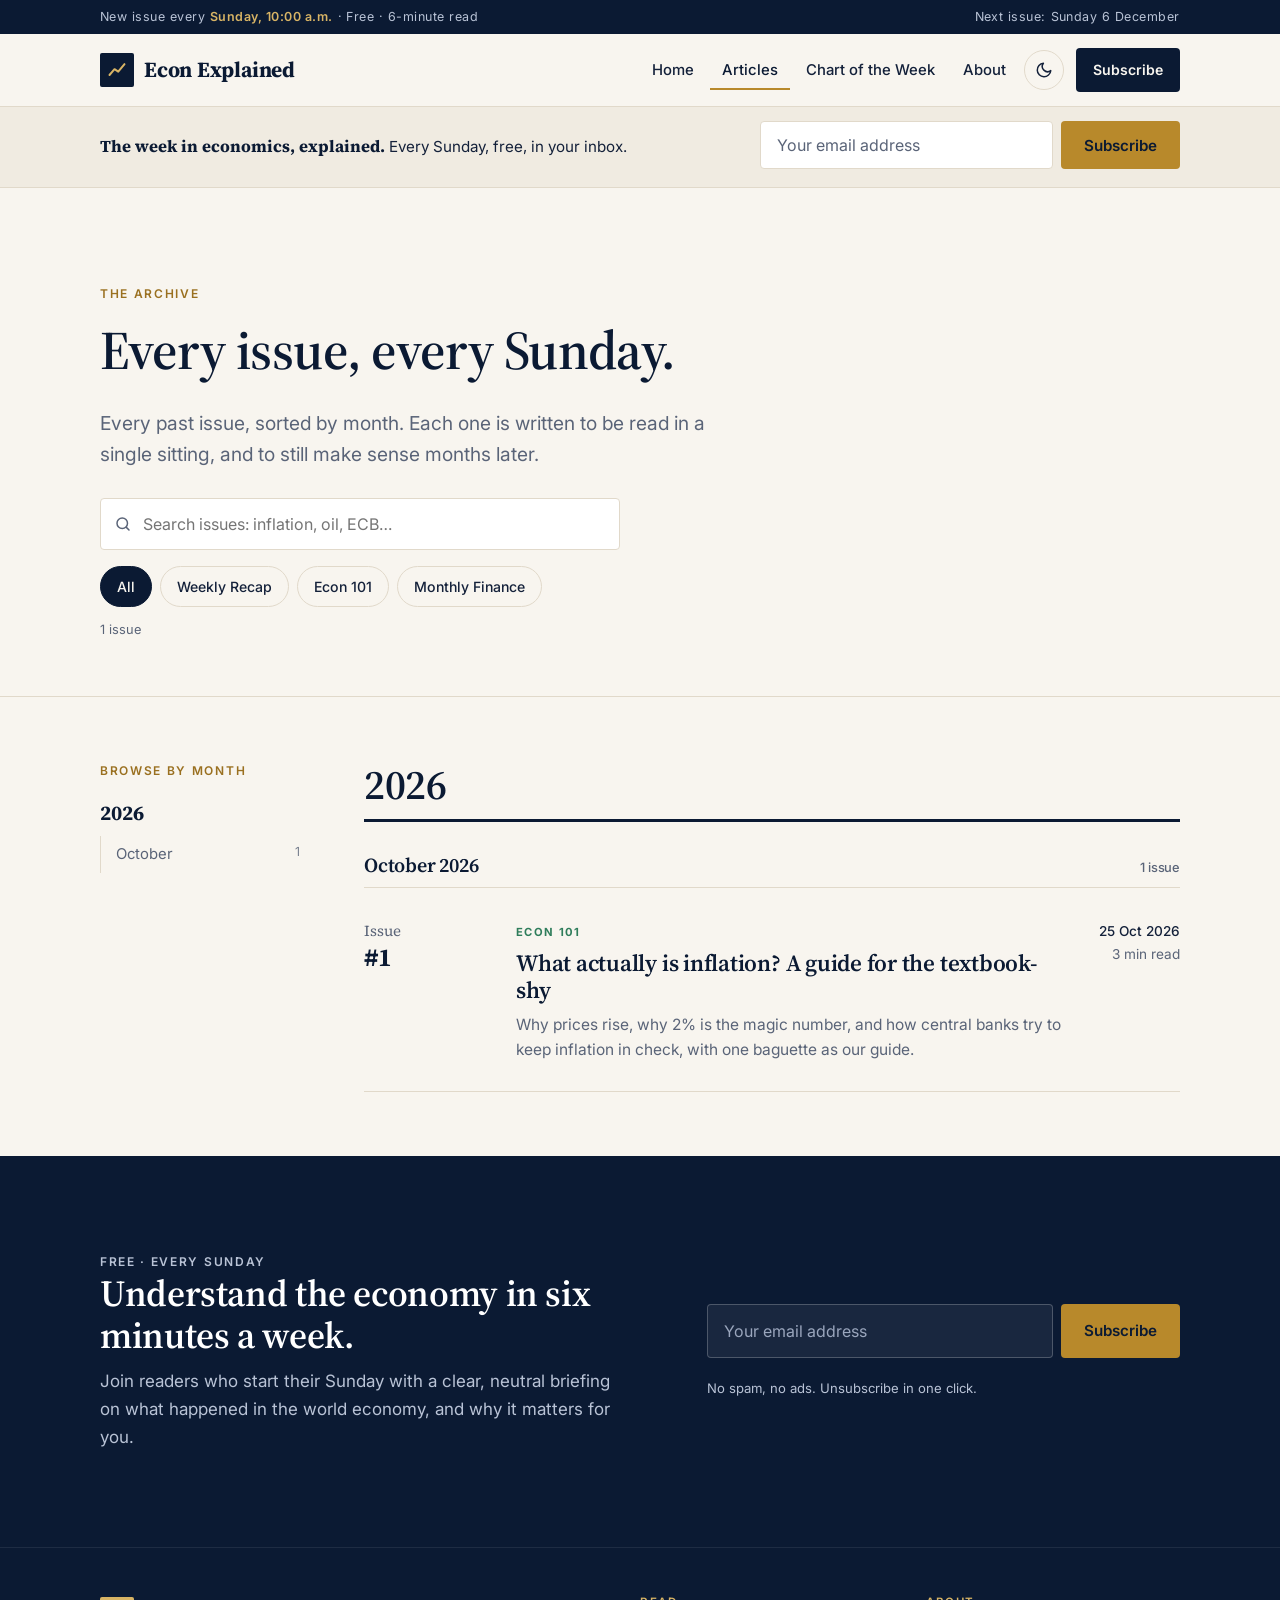
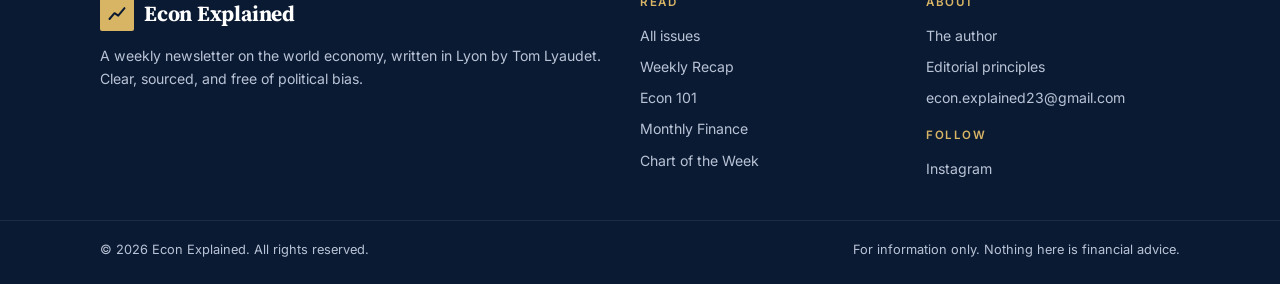
<file: articles.html>
<!doctype html>
<html lang="en">
<head>
<meta charset="utf-8">
<meta name="viewport" content="width=device-width, initial-scale=1">
<title>Articles — The Sunday Ledger</title>
<meta name="description" content="Every issue of The Sunday Ledger: Weekly Recaps, Econ 101 explainers and Monthly Finance reviews.">
<meta property="og:title" content="Articles — The Sunday Ledger">
<meta property="og:description" content="Every issue of The Sunday Ledger: Weekly Recaps, Econ 101 explainers and Monthly Finance reviews.">
<meta property="og:image" content="assets/og-image.png">
<meta name="twitter:card" content="summary_large_image">
<meta property="og:type" content="website">
<meta name="theme-color" content="#0b1a33">
<link rel="icon" href="assets/favicon.svg" type="image/svg+xml">
<link rel="preconnect" href="https://fonts.googleapis.com">
<link rel="preconnect" href="https://fonts.gstatic.com" crossorigin>
<link href="https://fonts.googleapis.com/css2?family=Inter:wght@400;500;600;700&family=Source+Serif+4:ital,opsz,wght@0,8..60,400;0,8..60,600;0,8..60,700;1,8..60,500&display=swap" rel="stylesheet">
<link rel="stylesheet" href="css/style.css">
<script>
  // Set theme before paint to avoid a flash
  (function () {
    var t;
    try { t = localStorage.getItem("theme"); } catch (e) {}
    if (t !== "light" && t !== "dark") t = matchMedia("(prefers-color-scheme: dark)").matches ? "dark" : "light";
    document.documentElement.setAttribute("data-theme", t);
  })();
</script>
<script src="config.js" defer></script>
<script src="js/main.js" defer></script>
</head>
<body>
<a class="skip-link" href="#main">Skip to content</a>

<div class="topstrip">
  <div class="container">
    <span>New issue every <strong data-publishing>Sunday, 8:00 a.m.</strong> <span class="hide-sm">· Free · 6-minute read</span></span>
    <span class="hide-sm">Next issue: <span data-next-issue>this Sunday</span></span>
  </div>
</div>
<header class="site-header">
  <div class="container">
    <a class="brand" href="index.html" aria-label="Home"><span class="brand-mark" aria-hidden="true"><svg width="20" height="20" viewBox="0 0 24 24"><path d="M3 18 L9 11 L13.5 14 L21 5" fill="none" stroke="#d8b465" stroke-width="2.4" stroke-linecap="round" stroke-linejoin="round"/></svg></span><span class="brand-name" data-site-name>The Sunday Ledger</span></a>
    <nav class="nav" aria-label="Main">
      <ul class="nav-links" id="nav-links">
        <li><a href="index.html">Home</a></li>
        <li><a href="articles.html" aria-current="page">Articles</a></li>
        <li><a href="chart-of-the-week.html">Chart of the Week</a></li>
        <li><a href="about.html">About</a></li>
      </ul>
      <button class="icon-btn theme-toggle" type="button" aria-label="Toggle dark mode">
        <svg class="icon-moon" viewBox="0 0 24 24" fill="none" stroke="currentColor" stroke-width="2" stroke-linecap="round" stroke-linejoin="round"><path d="M21 12.8A9 9 0 1 1 11.2 3a7 7 0 0 0 9.8 9.8z"/></svg>
        <svg class="icon-sun" viewBox="0 0 24 24" fill="none" stroke="currentColor" stroke-width="2" stroke-linecap="round"><circle cx="12" cy="12" r="4"/><path d="M12 2v2M12 20v2M4.9 4.9l1.4 1.4M17.7 17.7l1.4 1.4M2 12h2M20 12h2M4.9 19.1l1.4-1.4M17.7 6.3l1.4-1.4"/></svg>
      </button>
      <button class="icon-btn menu-toggle" type="button" aria-label="Open menu" aria-expanded="false" aria-controls="nav-links">
        <svg viewBox="0 0 24 24" fill="none" stroke="currentColor" stroke-width="2" stroke-linecap="round"><path d="M4 7h16M4 12h16M4 17h16"/></svg>
      </button>
      <a class="btn btn-navy btn-header" href="#subscribe">Subscribe</a>
    </nav>
  </div>
</header>

<div class="subscribe-bar">
  <div class="container">
    <p><strong>The week in economics, explained.</strong> Every Sunday, free, in your inbox.</p>
    <div class="form-wrap">
        <form class="subscribe-form" action="#" method="post" novalidate>
          <label class="sr-only" for="email-top">Email address</label>
          <input id="email-top" type="email" name="email" placeholder="Your email address" autocomplete="email" required>
          <button class="btn btn-gold" type="submit">Subscribe</button>
        </form>
        <p class="form-msg" role="status" aria-live="polite"></p>
      </div>
  </div>
</div>

<main id="main">
  <section class="page-head">
    <div class="container">
      <p class="eyebrow">The archive</p>
      <h1>Every issue, every Sunday.</h1>
      <p class="lead">Every past issue, sorted by month. Each one is written to be read in a single sitting, and to still make sense months later.</p>
      <div class="archive-search">
        <label class="sr-only" for="archive-q">Search the archive</label>
        <svg viewBox="0 0 24 24" fill="none" stroke="currentColor" stroke-width="2" stroke-linecap="round" aria-hidden="true"><circle cx="11" cy="11" r="7"/><path d="M20 20l-3.5-3.5"/></svg>
        <input id="archive-q" type="search" placeholder="Search issues: inflation, oil, ECB…" autocomplete="off">
      </div>
      <div class="filters" role="group" aria-label="Filter by category">
        <button class="filter-btn" type="button" data-filter="all" aria-pressed="true">All</button>
        <button class="filter-btn" type="button" data-filter="recap" aria-pressed="false">Weekly Recap</button>
        <button class="filter-btn" type="button" data-filter="econ" aria-pressed="false">Econ 101</button>
        <button class="filter-btn" type="button" data-filter="finance" aria-pressed="false">Monthly Finance</button>
      </div>
      <p class="meta" style="margin:12px 0 0"><span data-count>1 issue</span></p>
    </div>
  </section>

  <section class="section-tight">
    <div class="container archive-layout">
      <nav class="archive-nav" aria-label="Browse by month">
        <p class="eyebrow">Browse by month</p>
<!-- ARCHIVE-NAV:START -->
        <div class="archive-nav-year">
          <span class="archive-nav-y">2026</span>
          <ul>
            <li><a href="#2026-10" data-month-link="2026-10">October<span>1</span></a></li>
          </ul>
        </div>
<!-- ARCHIVE-NAV:END -->
      </nav>
      <div class="archive-list">
<!-- ISSUES:START -->
        <div class="archive-year" data-archive-year="2026">
          <h2 class="archive-year-title">2026</h2>
          <section class="archive-month" id="2026-10" aria-labelledby="t-2026-10">
            <h3 class="archive-month-title" id="t-2026-10">October 2026<span data-month-count>1 issue</span></h3>
            <ol class="issue-list">
          <li class="issue-row" data-category="econ">
            <div class="no">Issue <b>#1</b></div>
            <div>
              <span class="tag tag-econ">Econ 101</span>
              <h3><a href="issue-2026-10-25-what-is-inflation.html">What actually is inflation? A guide for the textbook-shy</a></h3>
              <p>Why prices rise, why 2% is the magic number, and how central banks try to keep inflation in check, with one baguette as our guide.</p>
            </div>
            <div class="side"><time datetime="2026-10-25">25 Oct 2026</time><span>3 min read</span></div>
          </li>
            </ol>
          </section>
        </div>
<!-- ISSUES:END -->
        <p class="archive-empty" hidden>No issue matches your search.</p>
      </div>
    </div>
  </section>
</main>

<section class="subscribe-cta on-dark" id="subscribe" aria-labelledby="sub-title">
  <div class="container">
    <div>
      <p class="eyebrow">Free · Every Sunday</p>
      <h2 id="sub-title">Understand the economy in six minutes a week.</h2>
      <p>Join readers who start their Sunday with a clear, neutral briefing on what happened in the world economy, and why it matters for you.</p>
    </div>
    <div>
      <div class="form-wrap">
        <form class="subscribe-form" action="#" method="post" novalidate>
          <label class="sr-only" for="email-bottom">Email address</label>
          <input id="email-bottom" type="email" name="email" placeholder="Your email address" autocomplete="email" required>
          <button class="btn btn-gold" type="submit">Subscribe</button>
        </form>
        <p class="form-msg" role="status" aria-live="polite"></p>
      </div>
      <p class="form-note">No spam, no ads. Unsubscribe in one click.</p>
    </div>
  </div>
</section>

<footer class="site-footer">
  <div class="container">
    <div class="footer-about">
      <a class="brand" href="index.html"><span class="brand-mark" aria-hidden="true"><svg width="20" height="20" viewBox="0 0 24 24"><path d="M3 18 L9 11 L13.5 14 L21 5" fill="none" stroke="#d8b465" stroke-width="2.4" stroke-linecap="round" stroke-linejoin="round"/></svg></span><span class="brand-name" data-site-name>The Sunday Ledger</span></a>
      <p>A weekly newsletter on the world economy, written in <span data-city>Lyon</span> by <span data-fullname>Tom Lyaudet</span>. Clear, sourced, and free of political bias.</p>
    </div>
    <div>
      <h4>Read</h4>
      <ul>
        <li><a href="articles.html">All issues</a></li>
        <li><a href="articles.html#recap">Weekly Recap</a></li>
        <li><a href="articles.html#econ">Econ 101</a></li>
        <li><a href="articles.html#finance">Monthly Finance</a></li>
        <li><a href="chart-of-the-week.html">Chart of the Week</a></li>
      </ul>
    </div>
    <div>
      <h4>About</h4>
      <ul>
        <li><a href="about.html">The author</a></li>
        <li><a href="about.html#principles">Editorial principles</a></li>
        <li><a data-email href="mailto:hello@yourdomain.com">hello@yourdomain.com</a></li>
      </ul>
      <div data-social-block hidden>
        <h4 style="margin-top:20px">Follow</h4>
        <ul data-social></ul>
      </div>
    </div>
  </div>
  <div class="footer-bottom">
    <div class="container">
      <span>© <span data-year>2026</span> <span data-site-name>The Sunday Ledger</span>. All rights reserved.</span>
      <span>For information only. Nothing here is financial advice.</span>
    </div>
  </div>
</footer>
</body>
</html>
</file>
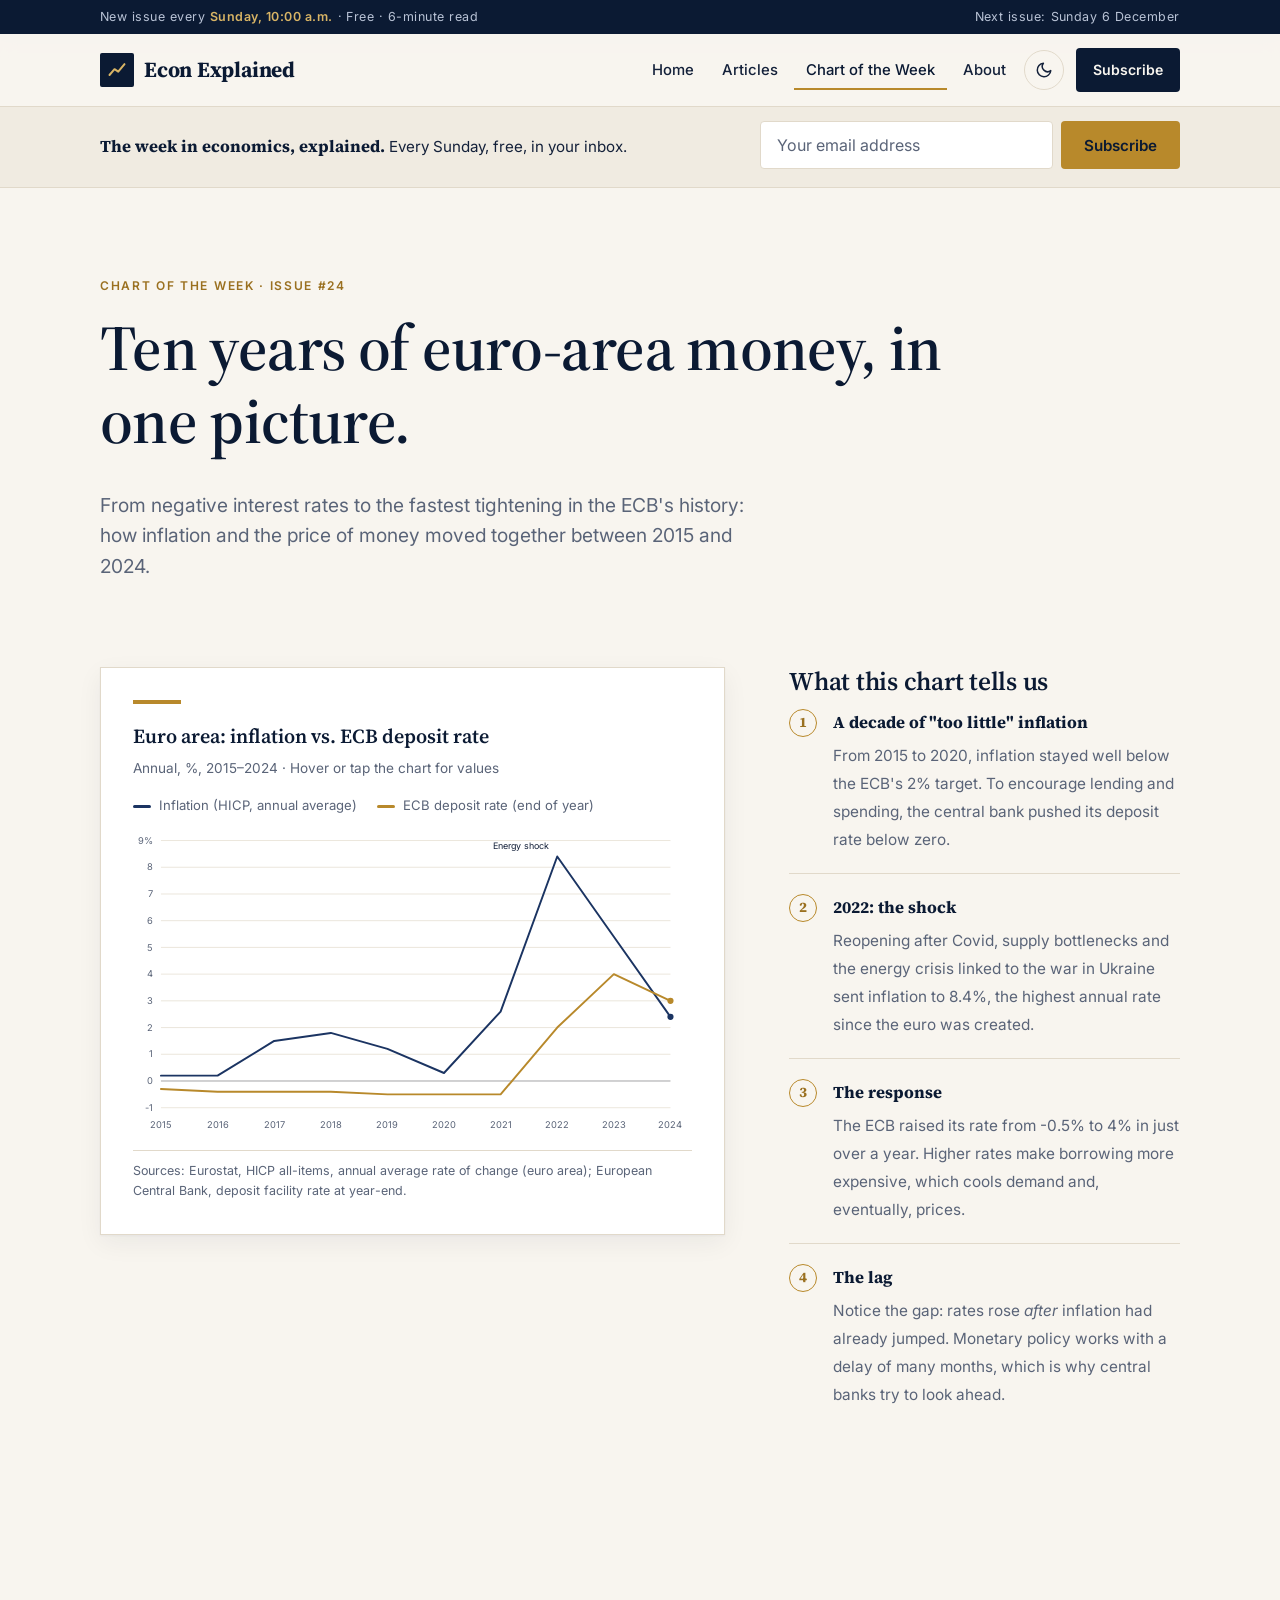
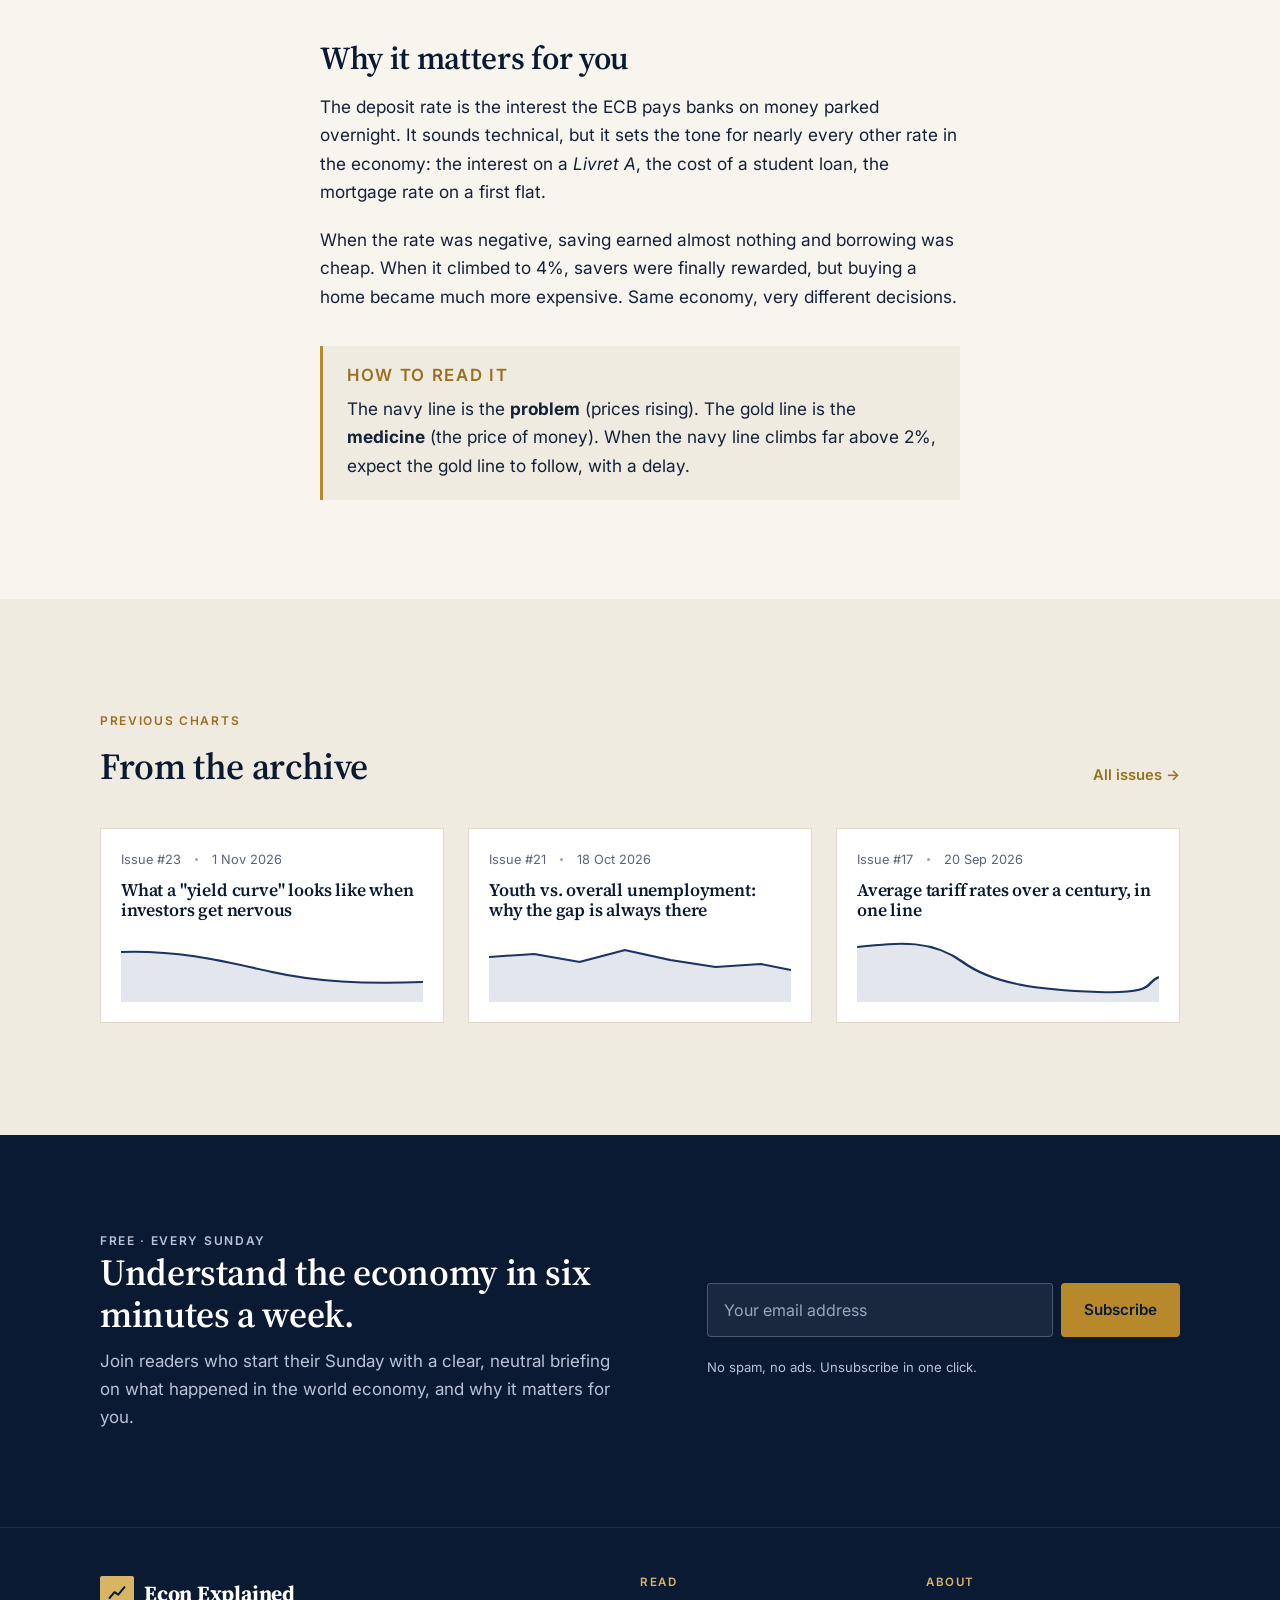
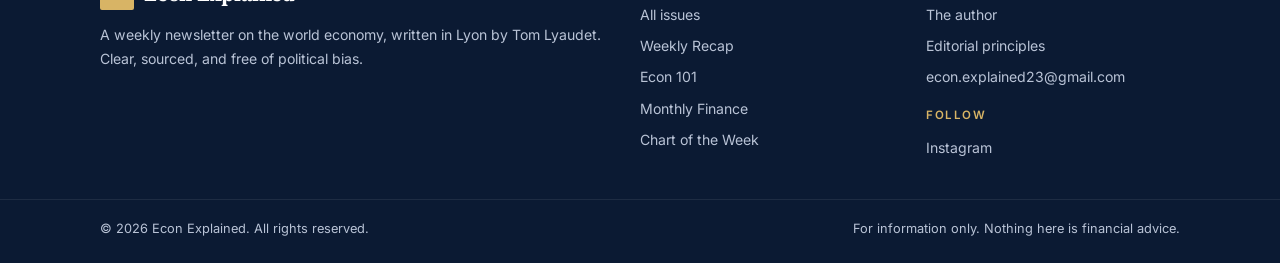
<file: chart-of-the-week.html>
<!doctype html>
<html lang="en">
<head>
<meta charset="utf-8">
<meta name="viewport" content="width=device-width, initial-scale=1">
<title>Chart of the Week — The Sunday Ledger</title>
<meta name="description" content="One chart, explained. This week: euro-area inflation versus the ECB deposit rate, 2015–2024.">
<meta property="og:title" content="Chart of the Week — The Sunday Ledger">
<meta property="og:description" content="One chart, explained. This week: euro-area inflation versus the ECB deposit rate, 2015–2024.">
<meta property="og:image" content="assets/og-image.png">
<meta name="twitter:card" content="summary_large_image">
<meta property="og:type" content="website">
<meta name="theme-color" content="#0b1a33">
<link rel="icon" href="assets/favicon.svg" type="image/svg+xml">
<link rel="preconnect" href="https://fonts.googleapis.com">
<link rel="preconnect" href="https://fonts.gstatic.com" crossorigin>
<link href="https://fonts.googleapis.com/css2?family=Inter:wght@400;500;600;700&family=Source+Serif+4:ital,opsz,wght@0,8..60,400;0,8..60,600;0,8..60,700;1,8..60,500&display=swap" rel="stylesheet">
<link rel="stylesheet" href="css/style.css">
<script>
  // Set theme before paint to avoid a flash
  (function () {
    var t;
    try { t = localStorage.getItem("theme"); } catch (e) {}
    if (t !== "light" && t !== "dark") t = matchMedia("(prefers-color-scheme: dark)").matches ? "dark" : "light";
    document.documentElement.setAttribute("data-theme", t);
  })();
</script>
<script src="config.js" defer></script>
<script src="js/main.js" defer></script>
</head>
<body>
<a class="skip-link" href="#main">Skip to content</a>

<div class="topstrip">
  <div class="container">
    <span>New issue every <strong data-publishing>Sunday, 8:00 a.m.</strong> <span class="hide-sm">· Free · 6-minute read</span></span>
    <span class="hide-sm">Next issue: <span data-next-issue>this Sunday</span></span>
  </div>
</div>
<header class="site-header">
  <div class="container">
    <a class="brand" href="index.html" aria-label="Home"><span class="brand-mark" aria-hidden="true"><svg width="20" height="20" viewBox="0 0 24 24"><path d="M3 18 L9 11 L13.5 14 L21 5" fill="none" stroke="#d8b465" stroke-width="2.4" stroke-linecap="round" stroke-linejoin="round"/></svg></span><span class="brand-name" data-site-name>The Sunday Ledger</span></a>
    <nav class="nav" aria-label="Main">
      <ul class="nav-links" id="nav-links">
        <li><a href="index.html">Home</a></li>
        <li><a href="articles.html">Articles</a></li>
        <li><a href="chart-of-the-week.html" aria-current="page">Chart of the Week</a></li>
        <li><a href="about.html">About</a></li>
      </ul>
      <button class="icon-btn theme-toggle" type="button" aria-label="Toggle dark mode">
        <svg class="icon-moon" viewBox="0 0 24 24" fill="none" stroke="currentColor" stroke-width="2" stroke-linecap="round" stroke-linejoin="round"><path d="M21 12.8A9 9 0 1 1 11.2 3a7 7 0 0 0 9.8 9.8z"/></svg>
        <svg class="icon-sun" viewBox="0 0 24 24" fill="none" stroke="currentColor" stroke-width="2" stroke-linecap="round"><circle cx="12" cy="12" r="4"/><path d="M12 2v2M12 20v2M4.9 4.9l1.4 1.4M17.7 17.7l1.4 1.4M2 12h2M20 12h2M4.9 19.1l1.4-1.4M17.7 6.3l1.4-1.4"/></svg>
      </button>
      <button class="icon-btn menu-toggle" type="button" aria-label="Open menu" aria-expanded="false" aria-controls="nav-links">
        <svg viewBox="0 0 24 24" fill="none" stroke="currentColor" stroke-width="2" stroke-linecap="round"><path d="M4 7h16M4 12h16M4 17h16"/></svg>
      </button>
      <a class="btn btn-navy btn-header" href="#subscribe">Subscribe</a>
    </nav>
  </div>
</header>

<div class="subscribe-bar">
  <div class="container">
    <p><strong>The week in economics, explained.</strong> Every Sunday, free, in your inbox.</p>
    <div class="form-wrap">
        <form class="subscribe-form" action="#" method="post" novalidate>
          <label class="sr-only" for="email-top">Email address</label>
          <input id="email-top" type="email" name="email" placeholder="Your email address" autocomplete="email" required>
          <button class="btn btn-gold" type="submit">Subscribe</button>
        </form>
        <p class="form-msg" role="status" aria-live="polite"></p>
      </div>
  </div>
</div>

<main id="main">
  <section class="chart-hero">
    <div class="container">
      <p class="eyebrow">Chart of the Week · Issue #24</p>
      <h1 style="max-width:860px">Ten years of euro-area money, in one picture.</h1>
      <p class="lead" style="max-width:680px">From negative interest rates to the fastest tightening in the ECB's history: how inflation and the price of money moved together between 2015 and 2024.</p>
    </div>
  </section>

  <section class="section-tight">
    <div class="container chart-page-grid">
      <figure class="chart-box" style="margin:0">
        <div class="chart-top"></div>
        <p class="chart-title">Euro area: inflation vs. ECB deposit rate</p>
        <p class="chart-sub">Annual, %, 2015–2024 · Hover or tap the chart for values</p>
        <div class="chart-legend"><span><i class="la"></i>Inflation (HICP, annual average)</span><span><i class="lb"></i>ECB deposit rate (end of year)</span></div>
        <div class="chart-wrap" data-chart="inflation" data-label="Line chart of euro-area inflation and the ECB deposit rate from 2015 to 2024. Inflation stays below 2% until 2021, peaks at 8.4% in 2022, then falls to 2.4% in 2024. The deposit rate is negative until 2021, rises to 2% in 2022 and 4% in 2023, then is cut to 3% in 2024."></div>
        <figcaption class="chart-source">Sources: Eurostat, HICP all-items, annual average rate of change (euro area); European Central Bank, deposit facility rate at year-end.</figcaption>
      </figure>

      <div>
        <h2 style="font-size:1.6rem">What this chart tells us</h2>
        <ol class="takeaways">
          <li><b>A decade of "too little" inflation</b><span>From 2015 to 2020, inflation stayed well below the ECB's 2% target. To encourage lending and spending, the central bank pushed its deposit rate below zero.</span></li>
          <li><b>2022: the shock</b><span>Reopening after Covid, supply bottlenecks and the energy crisis linked to the war in Ukraine sent inflation to 8.4%, the highest annual rate since the euro was created.</span></li>
          <li><b>The response</b><span>The ECB raised its rate from -0.5% to 4% in just over a year. Higher rates make borrowing more expensive, which cools demand and, eventually, prices.</span></li>
          <li><b>The lag</b><span>Notice the gap: rates rose <em>after</em> inflation had already jumped. Monetary policy works with a delay of many months, which is why central banks try to look ahead.</span></li>
        </ol>
      </div>
    </div>
  </section>

  <section class="section-tight">
    <div class="container narrow prose">
      <h2>Why it matters for you</h2>
      <p>The deposit rate is the interest the ECB pays banks on money parked overnight. It sounds technical, but it sets the tone for nearly every other rate in the economy: the interest on a <em>Livret A</em>, the cost of a student loan, the mortgage rate on a first flat.</p>
      <p>When the rate was negative, saving earned almost nothing and borrowing was cheap. When it climbed to 4%, savers were finally rewarded, but buying a home became much more expensive. Same economy, very different decisions.</p>
      <div class="callout">
        <h3>How to read it</h3>
        <p>The navy line is the <strong>problem</strong> (prices rising). The gold line is the <strong>medicine</strong> (the price of money). When the navy line climbs far above 2%, expect the gold line to follow, with a delay.</p>
      </div>
    </div>
  </section>

  <section class="section section-alt" aria-labelledby="past-title">
    <div class="container">
      <div class="section-head">
        <div>
          <p class="eyebrow">Previous charts</p>
          <h2 id="past-title">From the archive</h2>
        </div>
        <a class="more" href="articles.html">All issues →</a>
      </div>
      <div class="past-charts">
        <article class="past-chart">
          <div class="meta"><span>Issue #23</span><span class="dot"></span><time datetime="2026-11-01">1 Nov 2026</time></div>
          <h3>What a "yield curve" looks like when investors get nervous</h3>
          <svg viewBox="0 0 200 70" preserveAspectRatio="none" aria-hidden="true"><path class="area" d="M0,20 C40,18 70,30 100,40 S160,52 200,50 L200,70 L0,70 Z"/><path d="M0,20 C40,18 70,30 100,40 S160,52 200,50"/></svg>
        </article>
        <article class="past-chart">
          <div class="meta"><span>Issue #21</span><span class="dot"></span><time datetime="2026-10-18">18 Oct 2026</time></div>
          <h3>Youth vs. overall unemployment: why the gap is always there</h3>
          <svg viewBox="0 0 200 70" preserveAspectRatio="none" aria-hidden="true"><path class="area" d="M0,25 L30,22 L60,30 L90,18 L120,28 L150,35 L180,32 L200,38 L200,70 L0,70 Z"/><path d="M0,25 L30,22 L60,30 L90,18 L120,28 L150,35 L180,32 L200,38"/></svg>
        </article>
        <article class="past-chart">
          <div class="meta"><span>Issue #17</span><span class="dot"></span><time datetime="2026-09-20">20 Sep 2026</time></div>
          <h3>Average tariff rates over a century, in one line</h3>
          <svg viewBox="0 0 200 70" preserveAspectRatio="none" aria-hidden="true"><path class="area" d="M0,15 C30,10 50,8 70,30 S120,58 160,60 S190,50 200,45 L200,70 L0,70 Z"/><path d="M0,15 C30,10 50,8 70,30 S120,58 160,60 S190,50 200,45"/></svg>
        </article>
      </div>
    </div>
  </section>
</main>

<section class="subscribe-cta on-dark" id="subscribe" aria-labelledby="sub-title">
  <div class="container">
    <div>
      <p class="eyebrow">Free · Every Sunday</p>
      <h2 id="sub-title">Understand the economy in six minutes a week.</h2>
      <p>Join readers who start their Sunday with a clear, neutral briefing on what happened in the world economy, and why it matters for you.</p>
    </div>
    <div>
      <div class="form-wrap">
        <form class="subscribe-form" action="#" method="post" novalidate>
          <label class="sr-only" for="email-bottom">Email address</label>
          <input id="email-bottom" type="email" name="email" placeholder="Your email address" autocomplete="email" required>
          <button class="btn btn-gold" type="submit">Subscribe</button>
        </form>
        <p class="form-msg" role="status" aria-live="polite"></p>
      </div>
      <p class="form-note">No spam, no ads. Unsubscribe in one click.</p>
    </div>
  </div>
</section>

<footer class="site-footer">
  <div class="container">
    <div class="footer-about">
      <a class="brand" href="index.html"><span class="brand-mark" aria-hidden="true"><svg width="20" height="20" viewBox="0 0 24 24"><path d="M3 18 L9 11 L13.5 14 L21 5" fill="none" stroke="#d8b465" stroke-width="2.4" stroke-linecap="round" stroke-linejoin="round"/></svg></span><span class="brand-name" data-site-name>The Sunday Ledger</span></a>
      <p>A weekly newsletter on the world economy, written in <span data-city>Lyon</span> by <span data-fullname>Tom Lyaudet</span>. Clear, sourced, and free of political bias.</p>
    </div>
    <div>
      <h4>Read</h4>
      <ul>
        <li><a href="articles.html">All issues</a></li>
        <li><a href="articles.html#recap">Weekly Recap</a></li>
        <li><a href="articles.html#econ">Econ 101</a></li>
        <li><a href="articles.html#finance">Monthly Finance</a></li>
        <li><a href="chart-of-the-week.html">Chart of the Week</a></li>
      </ul>
    </div>
    <div>
      <h4>About</h4>
      <ul>
        <li><a href="about.html">The author</a></li>
        <li><a href="about.html#principles">Editorial principles</a></li>
        <li><a data-email href="mailto:hello@yourdomain.com">hello@yourdomain.com</a></li>
      </ul>
      <div data-social-block hidden>
        <h4 style="margin-top:20px">Follow</h4>
        <ul data-social></ul>
      </div>
    </div>
  </div>
  <div class="footer-bottom">
    <div class="container">
      <span>© <span data-year>2026</span> <span data-site-name>The Sunday Ledger</span>. All rights reserved.</span>
      <span>For information only. Nothing here is financial advice.</span>
    </div>
  </div>
</footer>
</body>
</html>
</file>
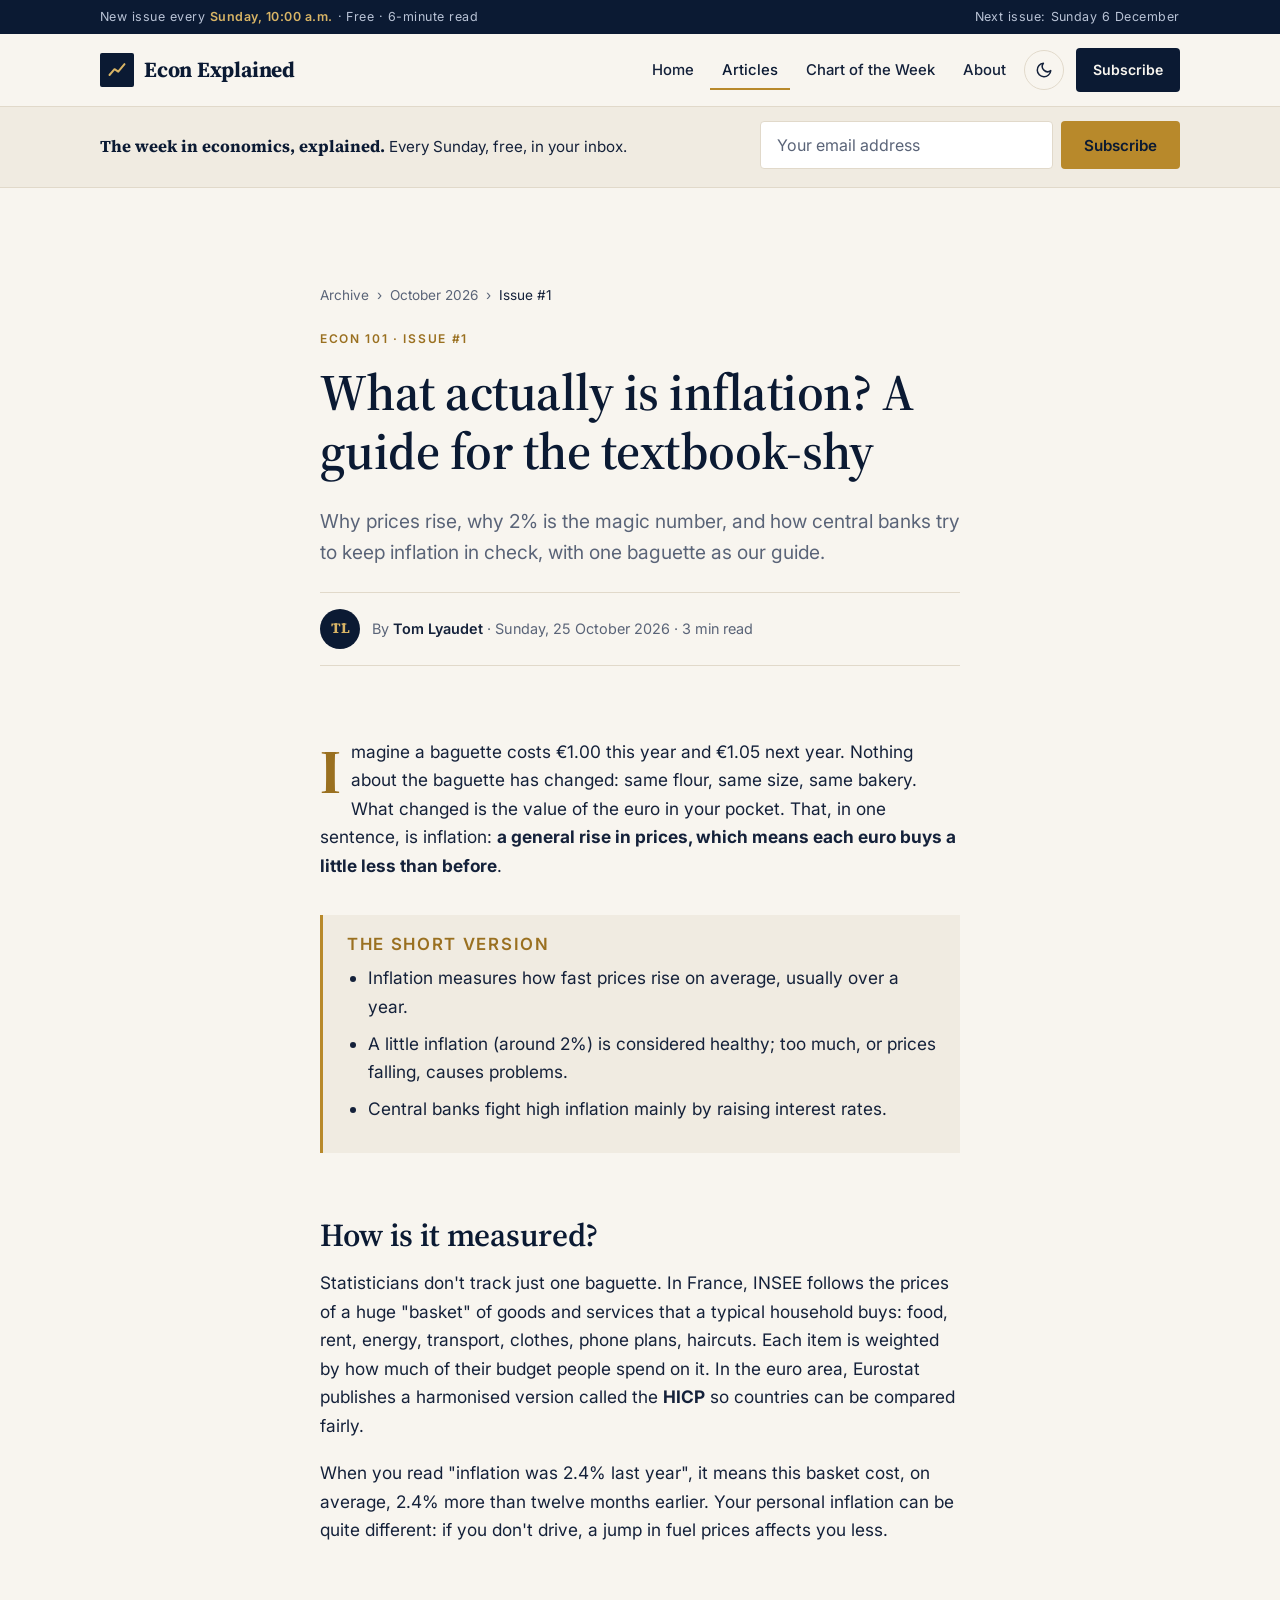
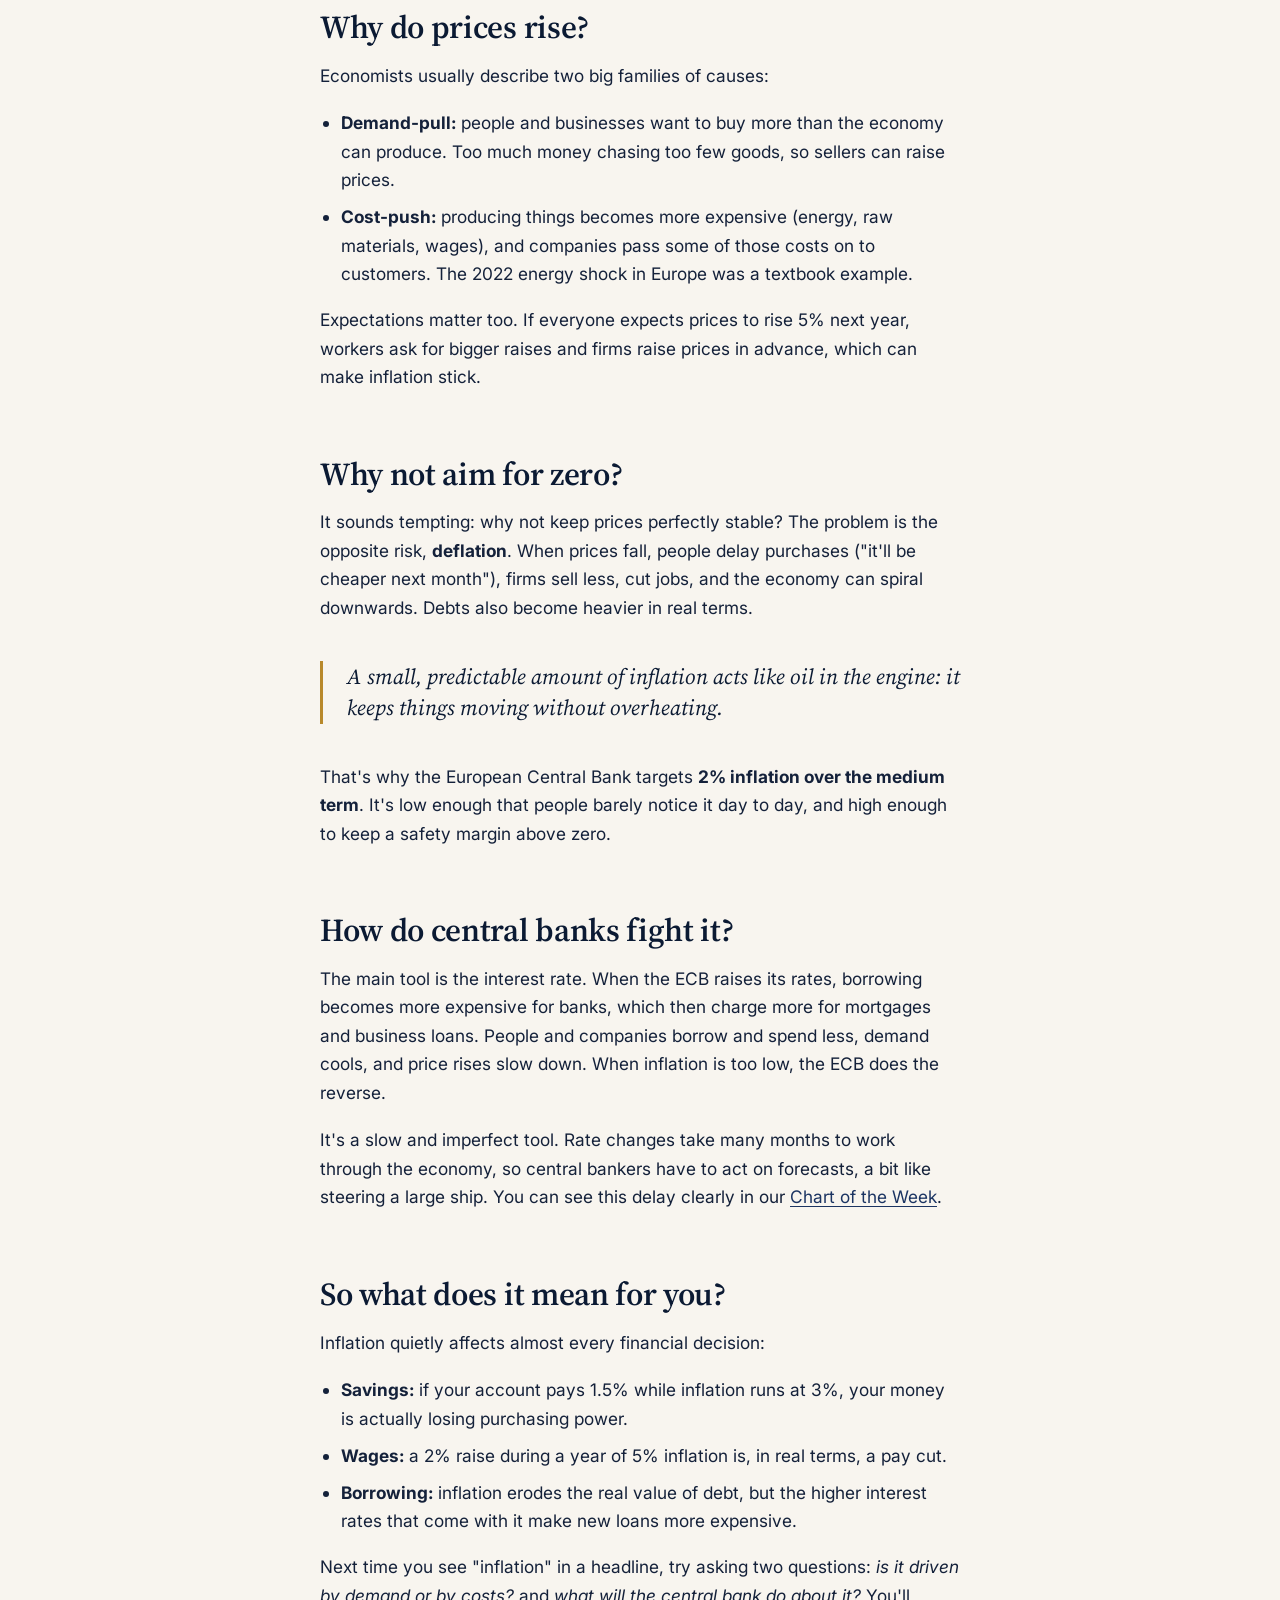
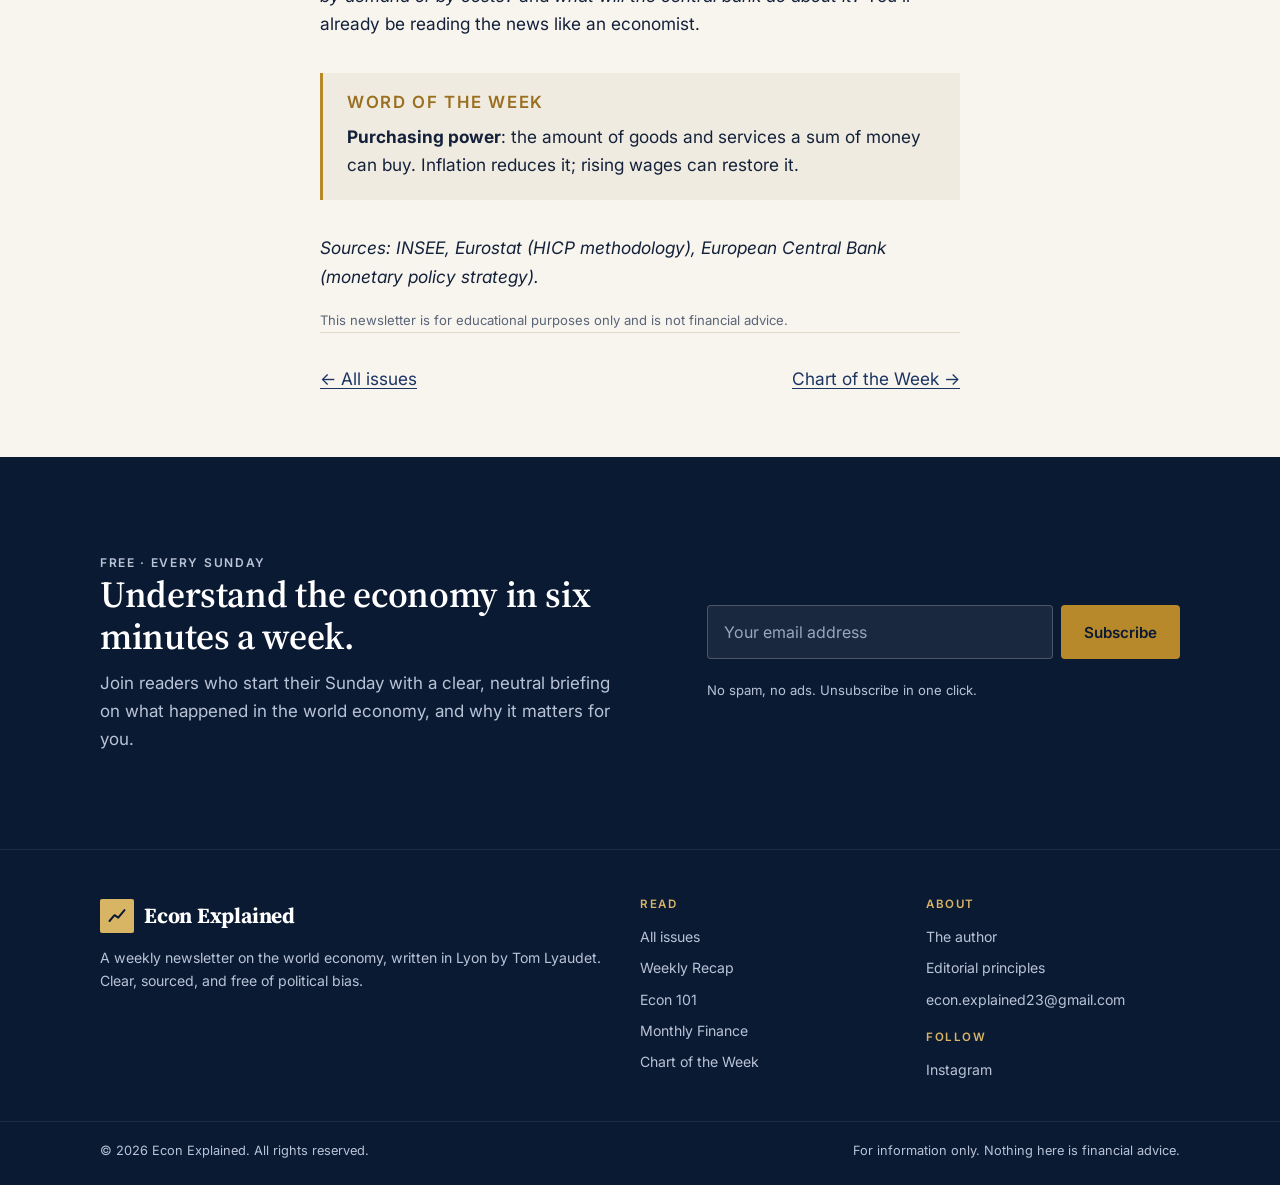
<file: issue-2026-10-25-what-is-inflation.html>
<!doctype html>
<html lang="en">
<head>
<meta charset="utf-8">
<meta name="viewport" content="width=device-width, initial-scale=1">
<title>What actually is inflation? A guide for the textbook-shy — The Sunday Ledger</title>
<meta name="description" content="Why prices rise, why 2% is the magic number, and how central banks try to keep inflation in check, with one baguette as our guide.">
<meta property="og:title" content="What actually is inflation? A guide for the textbook-shy — The Sunday Ledger">
<meta property="og:description" content="Why prices rise, why 2% is the magic number, and how central banks try to keep inflation in check, with one baguette as our guide.">
<meta property="og:image" content="assets/og-image.png">
<meta name="twitter:card" content="summary_large_image">
<meta property="og:type" content="website">
<meta name="theme-color" content="#0b1a33">
<link rel="icon" href="assets/favicon.svg" type="image/svg+xml">
<link rel="preconnect" href="https://fonts.googleapis.com">
<link rel="preconnect" href="https://fonts.gstatic.com" crossorigin>
<link href="https://fonts.googleapis.com/css2?family=Inter:wght@400;500;600;700&family=Source+Serif+4:ital,opsz,wght@0,8..60,400;0,8..60,600;0,8..60,700;1,8..60,500&display=swap" rel="stylesheet">
<link rel="stylesheet" href="css/style.css">
<script>
  // Set theme before paint to avoid a flash
  (function () {
    var t;
    try { t = localStorage.getItem("theme"); } catch (e) {}
    if (t !== "light" && t !== "dark") t = matchMedia("(prefers-color-scheme: dark)").matches ? "dark" : "light";
    document.documentElement.setAttribute("data-theme", t);
  })();
</script>
<script src="config.js" defer></script>
<script src="js/main.js" defer></script>
</head>
<body>
<a class="skip-link" href="#main">Skip to content</a>

<div class="topstrip">
  <div class="container">
    <span>New issue every <strong data-publishing>Sunday, 8:00 a.m.</strong> <span class="hide-sm">· Free · 6-minute read</span></span>
    <span class="hide-sm">Next issue: <span data-next-issue>this Sunday</span></span>
  </div>
</div>
<header class="site-header">
  <div class="container">
    <a class="brand" href="index.html" aria-label="Home"><span class="brand-mark" aria-hidden="true"><svg width="20" height="20" viewBox="0 0 24 24"><path d="M3 18 L9 11 L13.5 14 L21 5" fill="none" stroke="#d8b465" stroke-width="2.4" stroke-linecap="round" stroke-linejoin="round"/></svg></span><span class="brand-name" data-site-name>The Sunday Ledger</span></a>
    <nav class="nav" aria-label="Main">
      <ul class="nav-links" id="nav-links">
        <li><a href="index.html">Home</a></li>
        <li><a href="articles.html" aria-current="page">Articles</a></li>
        <li><a href="chart-of-the-week.html">Chart of the Week</a></li>
        <li><a href="about.html">About</a></li>
      </ul>
      <button class="icon-btn theme-toggle" type="button" aria-label="Toggle dark mode">
        <svg class="icon-moon" viewBox="0 0 24 24" fill="none" stroke="currentColor" stroke-width="2" stroke-linecap="round" stroke-linejoin="round"><path d="M21 12.8A9 9 0 1 1 11.2 3a7 7 0 0 0 9.8 9.8z"/></svg>
        <svg class="icon-sun" viewBox="0 0 24 24" fill="none" stroke="currentColor" stroke-width="2" stroke-linecap="round"><circle cx="12" cy="12" r="4"/><path d="M12 2v2M12 20v2M4.9 4.9l1.4 1.4M17.7 17.7l1.4 1.4M2 12h2M20 12h2M4.9 19.1l1.4-1.4M17.7 6.3l1.4-1.4"/></svg>
      </button>
      <button class="icon-btn menu-toggle" type="button" aria-label="Open menu" aria-expanded="false" aria-controls="nav-links">
        <svg viewBox="0 0 24 24" fill="none" stroke="currentColor" stroke-width="2" stroke-linecap="round"><path d="M4 7h16M4 12h16M4 17h16"/></svg>
      </button>
      <a class="btn btn-navy btn-header" href="#subscribe">Subscribe</a>
    </nav>
  </div>
</header>

<div class="subscribe-bar">
  <div class="container">
    <p><strong>The week in economics, explained.</strong> Every Sunday, free, in your inbox.</p>
    <div class="form-wrap">
        <form class="subscribe-form" action="#" method="post" novalidate>
          <label class="sr-only" for="email-top">Email address</label>
          <input id="email-top" type="email" name="email" placeholder="Your email address" autocomplete="email" required>
          <button class="btn btn-gold" type="submit">Subscribe</button>
        </form>
        <p class="form-msg" role="status" aria-live="polite"></p>
      </div>
  </div>
</div>

<main id="main">
  <article>
    <header class="article-head">
      <div class="container narrow">
        <nav class="breadcrumb" aria-label="Breadcrumb">
          <a href="articles.html">Archive</a><span aria-hidden="true">›</span><a href="articles.html#2026-10">October 2026</a><span aria-hidden="true">›</span><span aria-current="page">Issue #1</span>
        </nav>
        <p class="eyebrow"><a href="articles.html#econ" style="color:inherit;text-decoration:none">Econ 101</a> · Issue #1</p>
        <h1>What actually is inflation? A guide for the textbook-shy</h1>
        <p class="lead">Why prices rise, why 2% is the magic number, and how central banks try to keep inflation in check, with one baguette as our guide.</p>
        <div class="byline">
          <span class="avatar" data-initials aria-hidden="true">TL</span>
          <div>By <b data-fullname>Tom Lyaudet</b> · <time datetime="2026-10-25">Sunday, 25 October 2026</time> · 3 min read</div>
        </div>
      </div>
    </header>

    <div class="article-body">
      <div class="container narrow prose">
<p>Imagine a baguette costs €1.00 this year and €1.05 next year. Nothing about the baguette has changed: same flour, same size, same bakery. What changed is the value of the euro in your pocket. That, in one sentence, is inflation: <strong>a general rise in prices, which means each euro buys a little less than before</strong>.</p>
<div class="callout"><h3>The short version</h3><ul><li>Inflation measures how fast prices rise on average, usually over a year.</li><li>A little inflation (around 2%) is considered healthy; too much, or prices falling, causes problems.</li><li>Central banks fight high inflation mainly by raising interest rates.</li></ul></div>
<h2>How is it measured?</h2>
<p>Statisticians don't track just one baguette. In France, INSEE follows the prices of a huge &quot;basket&quot; of goods and services that a typical household buys: food, rent, energy, transport, clothes, phone plans, haircuts. Each item is weighted by how much of their budget people spend on it. In the euro area, Eurostat publishes a harmonised version called the <strong>HICP</strong> so countries can be compared fairly.</p>
<p>When you read &quot;inflation was 2.4% last year&quot;, it means this basket cost, on average, 2.4% more than twelve months earlier. Your personal inflation can be quite different: if you don't drive, a jump in fuel prices affects you less.</p>
<h2>Why do prices rise?</h2>
<p>Economists usually describe two big families of causes:</p>
<ul><li><strong>Demand-pull:</strong> people and businesses want to buy more than the economy can produce. Too much money chasing too few goods, so sellers can raise prices.</li><li><strong>Cost-push:</strong> producing things becomes more expensive (energy, raw materials, wages), and companies pass some of those costs on to customers. The 2022 energy shock in Europe was a textbook example.</li></ul>
<p>Expectations matter too. If everyone expects prices to rise 5% next year, workers ask for bigger raises and firms raise prices in advance, which can make inflation stick.</p>
<h2>Why not aim for zero?</h2>
<p>It sounds tempting: why not keep prices perfectly stable? The problem is the opposite risk, <strong>deflation</strong>. When prices fall, people delay purchases (&quot;it'll be cheaper next month&quot;), firms sell less, cut jobs, and the economy can spiral downwards. Debts also become heavier in real terms.</p>
<blockquote>A small, predictable amount of inflation acts like oil in the engine: it keeps things moving without overheating.</blockquote>
<p>That's why the European Central Bank targets <strong>2% inflation over the medium term</strong>. It's low enough that people barely notice it day to day, and high enough to keep a safety margin above zero.</p>
<h2>How do central banks fight it?</h2>
<p>The main tool is the interest rate. When the ECB raises its rates, borrowing becomes more expensive for banks, which then charge more for mortgages and business loans. People and companies borrow and spend less, demand cools, and price rises slow down. When inflation is too low, the ECB does the reverse.</p>
<p>It's a slow and imperfect tool. Rate changes take many months to work through the economy, so central bankers have to act on forecasts, a bit like steering a large ship. You can see this delay clearly in our <a href="chart-of-the-week.html">Chart of the Week</a>.</p>
<h2>So what does it mean for you?</h2>
<p>Inflation quietly affects almost every financial decision:</p>
<ul><li><strong>Savings:</strong> if your account pays 1.5% while inflation runs at 3%, your money is actually losing purchasing power.</li><li><strong>Wages:</strong> a 2% raise during a year of 5% inflation is, in real terms, a pay cut.</li><li><strong>Borrowing:</strong> inflation erodes the real value of debt, but the higher interest rates that come with it make new loans more expensive.</li></ul>
<p>Next time you see &quot;inflation&quot; in a headline, try asking two questions: <em>is it driven by demand or by costs?</em> and <em>what will the central bank do about it?</em> You'll already be reading the news like an economist.</p>
<div class="callout"><h3>Word of the week</h3><p><strong>Purchasing power</strong>: the amount of goods and services a sum of money can buy. Inflation reduces it; rising wages can restore it.</p></div>
<p><em>Sources: INSEE, Eurostat (HICP methodology), European Central Bank (monetary policy strategy).</em></p>
        <p class="form-note">This newsletter is for educational purposes only and is not financial advice.</p>
        <nav class="article-nav" aria-label="More issues">
          <a href="articles.html">← All issues</a>
          <a href="chart-of-the-week.html">Chart of the Week →</a>
        </nav>
      </div>
    </div>
  </article>
</main>

<section class="subscribe-cta on-dark" id="subscribe" aria-labelledby="sub-title">
  <div class="container">
    <div>
      <p class="eyebrow">Free · Every Sunday</p>
      <h2 id="sub-title">Understand the economy in six minutes a week.</h2>
      <p>Join readers who start their Sunday with a clear, neutral briefing on what happened in the world economy, and why it matters for you.</p>
    </div>
    <div>
      <div class="form-wrap">
        <form class="subscribe-form" action="#" method="post" novalidate>
          <label class="sr-only" for="email-bottom">Email address</label>
          <input id="email-bottom" type="email" name="email" placeholder="Your email address" autocomplete="email" required>
          <button class="btn btn-gold" type="submit">Subscribe</button>
        </form>
        <p class="form-msg" role="status" aria-live="polite"></p>
      </div>
      <p class="form-note">No spam, no ads. Unsubscribe in one click.</p>
    </div>
  </div>
</section>

<footer class="site-footer">
  <div class="container">
    <div class="footer-about">
      <a class="brand" href="index.html"><span class="brand-mark" aria-hidden="true"><svg width="20" height="20" viewBox="0 0 24 24"><path d="M3 18 L9 11 L13.5 14 L21 5" fill="none" stroke="#d8b465" stroke-width="2.4" stroke-linecap="round" stroke-linejoin="round"/></svg></span><span class="brand-name" data-site-name>The Sunday Ledger</span></a>
      <p>A weekly newsletter on the world economy, written in <span data-city>Lyon</span> by <span data-fullname>Tom Lyaudet</span>. Clear, sourced, and free of political bias.</p>
    </div>
    <div>
      <h4>Read</h4>
      <ul>
        <li><a href="articles.html">All issues</a></li>
        <li><a href="articles.html#recap">Weekly Recap</a></li>
        <li><a href="articles.html#econ">Econ 101</a></li>
        <li><a href="articles.html#finance">Monthly Finance</a></li>
        <li><a href="chart-of-the-week.html">Chart of the Week</a></li>
      </ul>
    </div>
    <div>
      <h4>About</h4>
      <ul>
        <li><a href="about.html">The author</a></li>
        <li><a href="about.html#principles">Editorial principles</a></li>
        <li><a data-email href="mailto:hello@yourdomain.com">hello@yourdomain.com</a></li>
      </ul>
      <div data-social-block hidden>
        <h4 style="margin-top:20px">Follow</h4>
        <ul data-social></ul>
      </div>
    </div>
  </div>
  <div class="footer-bottom">
    <div class="container">
      <span>© <span data-year>2026</span> <span data-site-name>The Sunday Ledger</span>. All rights reserved.</span>
      <span>For information only. Nothing here is financial advice.</span>
    </div>
  </div>
</footer>
</body>
</html>
</file>
<file: css/style.css>
/* ==========================================================================
   The Sunday Ledger — stylesheet
   Palette: deep navy, off-white, gold accent. Serif headings, sans body.
   ========================================================================== */

:root {
  --navy-900: #0b1a33;
  --navy-800: #11264a;
  --navy-700: #1b3462;
  --gold: #b8892b;
  --gold-soft: #d8b465;

  --bg: #f8f5ef;            /* off-white paper */
  --surface: #ffffff;
  --surface-alt: #f0ebe1;
  --text: #14213a;
  --text-muted: #5a6478;
  --border: #e1d9ca;
  --heading: #0b1a33;
  --accent: #9a7020;        /* gold, darkened for contrast on light bg */
  --accent-strong: #b8892b;
  --link: #1b3462;
  --hero-bg: #0b1a33;
  --hero-text: #f8f5ef;
  --hero-muted: #b9c3d6;
  --chart-grid: #e6dfd2;
  --chart-a: #1b3462;
  --chart-b: #b8892b;
  --shadow: 0 1px 2px rgba(11, 26, 51, .04), 0 8px 24px rgba(11, 26, 51, .06);

  --font-serif: "Source Serif 4", "Georgia", "Times New Roman", serif;
  --font-sans: "Inter", system-ui, -apple-system, "Segoe UI", Roboto, sans-serif;

  --max: 1160px;
  --narrow: 720px;
  --radius: 4px;
  --gutter: clamp(16px, 4vw, 40px);
}

:root[data-theme="dark"] {
  --bg: #0a1426;
  --surface: #0f1d36;
  --surface-alt: #13233f;
  --text: #e6e9f0;
  --text-muted: #9aa6bd;
  --border: #22365a;
  --heading: #f8f5ef;
  --accent: #d8b465;
  --accent-strong: #d8b465;
  --link: #c9d6f0;
  --hero-bg: #071022;
  --hero-text: #f8f5ef;
  --hero-muted: #9aa6bd;
  --chart-grid: #22365a;
  --chart-a: #8fb0ea;
  --chart-b: #d8b465;
  --shadow: 0 1px 2px rgba(0, 0, 0, .2), 0 8px 24px rgba(0, 0, 0, .25);
}

/* ---------- Reset & base ---------- */
*, *::before, *::after { box-sizing: border-box; }
html { -webkit-text-size-adjust: 100%; scroll-behavior: smooth; }
body {
  margin: 0;
  background: var(--bg);
  color: var(--text);
  font-family: var(--font-sans);
  font-size: 17px;
  line-height: 1.65;
  -webkit-font-smoothing: antialiased;
  transition: background-color .25s ease, color .25s ease;
}
img, svg { max-width: 100%; display: block; }
a { color: var(--link); text-decoration-thickness: 1px; text-underline-offset: 3px; }
a:hover { color: var(--accent); }
h1, h2, h3, h4 {
  font-family: var(--font-serif);
  color: var(--heading);
  line-height: 1.15;
  font-weight: 600;
  letter-spacing: -0.01em;
  margin: 0 0 .5em;
}
h1 { font-size: clamp(2.2rem, 5.5vw, 4rem); }
h2 { font-size: clamp(1.6rem, 3.4vw, 2.3rem); }
h3 { font-size: 1.3rem; }
p { margin: 0 0 1.1em; }
:focus-visible { outline: 2px solid var(--accent-strong); outline-offset: 3px; }
.sr-only {
  position: absolute; width: 1px; height: 1px; padding: 0; margin: -1px;
  overflow: hidden; clip: rect(0 0 0 0); white-space: nowrap; border: 0;
}
.skip-link {
  position: absolute; left: 16px; top: -60px; z-index: 100;
  background: var(--accent-strong); color: var(--navy-900); padding: 8px 14px;
  font-weight: 600; text-decoration: none;
}
.skip-link:focus { top: 12px; }

.container { width: 100%; max-width: var(--max); margin: 0 auto; padding: 0 var(--gutter); }
.narrow { max-width: var(--narrow); }

.eyebrow {
  font-family: var(--font-sans);
  font-size: .75rem;
  font-weight: 600;
  letter-spacing: .14em;
  text-transform: uppercase;
  color: var(--accent);
  margin: 0 0 .9rem;
}
.lead { font-size: 1.2rem; color: var(--text-muted); line-height: 1.6; }
.rule { border: 0; border-top: 1px solid var(--border); margin: 0; }

/* ---------- Top strip ---------- */
.topstrip {
  background: var(--navy-900);
  color: var(--hero-muted);
  font-size: .78rem;
  letter-spacing: .04em;
}
.topstrip .container {
  display: flex; justify-content: space-between; align-items: center;
  min-height: 34px; gap: 12px;
}
.topstrip strong { color: var(--gold-soft); font-weight: 600; }
@media (max-width: 560px) { .topstrip .hide-sm { display: none; } }

/* ---------- Header ---------- */
.site-header {
  position: sticky; top: 0; z-index: 50;
  background: color-mix(in srgb, var(--bg) 92%, transparent);
  backdrop-filter: saturate(140%) blur(10px);
  -webkit-backdrop-filter: saturate(140%) blur(10px);
  border-bottom: 1px solid var(--border);
}
.site-header .container {
  display: flex; align-items: center; justify-content: space-between;
  min-height: 72px; gap: 16px;
}
.brand {
  display: flex; align-items: center; gap: 10px;
  text-decoration: none; color: var(--heading);
}
.brand-mark {
  width: 34px; height: 34px; flex: none;
  border-radius: 2px; background: var(--navy-900);
  display: grid; place-items: center;
}
:root[data-theme="dark"] .brand-mark { background: var(--gold-soft); }
:root[data-theme="dark"] .brand-mark path { stroke: var(--navy-900); }
.brand-name {
  font-family: var(--font-serif); font-size: 1.35rem; font-weight: 700;
  letter-spacing: -0.01em; white-space: nowrap;
}
.nav { display: flex; align-items: center; gap: 6px; }
.nav-links { display: flex; gap: 4px; list-style: none; margin: 0; padding: 0; }
.nav-links a {
  display: block; padding: 8px 12px; text-decoration: none;
  color: var(--text); font-size: .93rem; font-weight: 500; border-radius: var(--radius);
}
.nav-links a:hover { color: var(--accent); }
.nav-links a[aria-current="page"] { color: var(--heading); box-shadow: inset 0 -2px 0 var(--accent-strong); border-radius: 0; }

.icon-btn {
  width: 40px; height: 40px; display: grid; place-items: center;
  background: transparent; border: 1px solid var(--border); border-radius: 50%;
  color: var(--text); cursor: pointer; transition: border-color .2s, color .2s;
}
.icon-btn:hover { border-color: var(--accent-strong); color: var(--accent); }
.icon-btn svg { width: 18px; height: 18px; }
.theme-toggle .icon-sun { display: none; }
:root[data-theme="dark"] .theme-toggle .icon-sun { display: block; }
:root[data-theme="dark"] .theme-toggle .icon-moon { display: none; }
.menu-toggle { display: none; }

@media (max-width: 860px) {
  .menu-toggle { display: grid; }
  .nav-links {
    position: absolute; left: 0; right: 0; top: 100%;
    flex-direction: column; gap: 0;
    background: var(--bg); border-bottom: 1px solid var(--border);
    padding: 8px var(--gutter) 20px;
    display: none;
  }
  .nav-links.open { display: flex; }
  .nav-links a { padding: 14px 0; border-bottom: 1px solid var(--border); border-radius: 0; font-size: 1rem; }
  .nav-links a[aria-current="page"] { box-shadow: none; color: var(--accent); }
  .nav .btn-header { display: none; }
}

/* ---------- Buttons & forms ---------- */
.btn {
  display: inline-flex; align-items: center; justify-content: center; gap: 8px;
  font-family: var(--font-sans); font-weight: 600; font-size: .95rem;
  padding: 13px 22px; border-radius: var(--radius); border: 1px solid transparent;
  cursor: pointer; text-decoration: none; transition: background-color .2s, color .2s, transform .1s;
  white-space: nowrap;
}
.btn:active { transform: translateY(1px); }
.btn-gold { background: var(--accent-strong); color: var(--navy-900); }
.btn-gold:hover { background: var(--gold-soft); color: var(--navy-900); }
.btn-navy { background: var(--navy-900); color: #f8f5ef; }
.btn-navy:hover { background: var(--navy-700); color: #fff; }
:root[data-theme="dark"] .btn-navy { background: var(--gold-soft); color: var(--navy-900); }
.btn-ghost { background: transparent; color: var(--heading); border-color: var(--border); }
.btn-ghost:hover { border-color: var(--accent-strong); color: var(--accent); }
.btn-header { padding: 9px 16px; font-size: .88rem; margin-left: 6px; }

.subscribe-form { display: flex; gap: 8px; width: 100%; max-width: 480px; }
.subscribe-form input[type="email"] {
  flex: 1; min-width: 0;
  font: inherit; font-size: 1rem;
  padding: 13px 16px; border-radius: var(--radius);
  border: 1px solid var(--border); background: var(--surface); color: var(--text);
}
.subscribe-form input[type="email"]::placeholder { color: var(--text-muted); }
.subscribe-form input[type="email"]:focus { outline: none; border-color: var(--accent-strong); box-shadow: 0 0 0 3px color-mix(in srgb, var(--accent-strong) 25%, transparent); }
.on-dark .subscribe-form input[type="email"] {
  background: rgba(255,255,255,.06); border-color: rgba(255,255,255,.22); color: #fff;
}
.on-dark .subscribe-form input[type="email"]::placeholder { color: #9aa6bd; }
.form-note { font-size: .82rem; color: var(--text-muted); margin: 10px 0 0; }
.on-dark .form-note { color: var(--hero-muted); }
.form-msg { font-size: .9rem; margin: 10px 0 0; min-height: 1.4em; font-weight: 500; }
.form-msg.ok { color: #2f8f5b; }
.on-dark .form-msg.ok, :root[data-theme="dark"] .form-msg.ok { color: #6fd3a0; }
.form-msg.err { color: #c0392b; }
.on-dark .form-msg.err { color: #ff8a7a; }
@media (max-width: 480px) {
  .subscribe-form { flex-direction: column; }
  .subscribe-form .btn { width: 100%; }
}

/* Slim subscribe bar under header (inner pages) */
.subscribe-bar {
  background: var(--surface-alt); border-bottom: 1px solid var(--border);
}
.subscribe-bar .container {
  display: flex; align-items: center; justify-content: space-between; gap: 20px;
  padding-top: 14px; padding-bottom: 14px; flex-wrap: wrap;
}
.subscribe-bar p { margin: 0; font-size: .95rem; }
.subscribe-bar p strong { font-family: var(--font-serif); font-size: 1.05rem; color: var(--heading); }
.subscribe-bar .subscribe-form { max-width: 420px; }
.subscribe-bar .subscribe-form input, .subscribe-bar .subscribe-form .btn { padding-top: 10px; padding-bottom: 10px; }
.subscribe-bar .form-msg { margin: 4px 0 0; min-height: 0; }
.subscribe-bar .form-wrap { flex: 1 1 320px; max-width: 420px; }

/* ---------- Hero ---------- */
.hero {
  background: var(--hero-bg); color: var(--hero-text);
  position: relative; overflow: hidden;
}
.hero::after {
  content: ""; position: absolute; inset: 0; pointer-events: none;
  background-image:
    linear-gradient(rgba(255,255,255,.035) 1px, transparent 1px),
    linear-gradient(90deg, rgba(255,255,255,.035) 1px, transparent 1px);
  background-size: 56px 56px;
  mask-image: linear-gradient(90deg, transparent 30%, #000 100%);
  -webkit-mask-image: linear-gradient(90deg, transparent 30%, #000 100%);
}
.hero .container {
  position: relative; z-index: 1;
  display: grid; grid-template-columns: 1.25fr .9fr; gap: clamp(32px, 6vw, 80px);
  align-items: center;
  padding-top: clamp(56px, 10vw, 120px); padding-bottom: clamp(56px, 10vw, 120px);
}
.hero h1 { color: #fff; margin-bottom: .35em; }
.hero h1 em { font-style: italic; color: var(--gold-soft); font-weight: 500; }
.hero .lead { color: var(--hero-muted); max-width: 560px; margin-bottom: 2rem; }
.hero .eyebrow { color: var(--gold-soft); }
.hero-points {
  display: flex; flex-wrap: wrap; gap: 8px 22px; list-style: none; padding: 0; margin: 26px 0 0;
  font-size: .88rem; color: var(--hero-muted);
}
.hero-points li { display: flex; align-items: center; gap: 8px; }
.hero-points li::before { content: ""; width: 6px; height: 6px; background: var(--gold-soft); border-radius: 50%; }

.issue-card {
  background: #f8f5ef; color: var(--navy-900);
  border-radius: 2px; padding: 28px 28px 24px;
  box-shadow: 0 30px 60px rgba(0,0,0,.35);
  transform: rotate(1.2deg);
  position: relative;
}
.issue-card::before {
  content: ""; position: absolute; inset: 10px -10px -10px 10px; z-index: -1;
  background: rgba(248,245,239,.12); border-radius: 2px; transform: rotate(-2.5deg);
}
.issue-card .ic-head {
  display: flex; justify-content: space-between; align-items: baseline;
  border-bottom: 2px solid var(--navy-900); padding-bottom: 10px; margin-bottom: 16px;
}
.issue-card .ic-title { font-family: var(--font-serif); font-weight: 700; font-size: 1.15rem; }
.issue-card .ic-date { font-size: .75rem; letter-spacing: .08em; text-transform: uppercase; color: #5a6478; }
.issue-card ol { list-style: none; padding: 0; margin: 0; counter-reset: ic; }
.issue-card li {
  counter-increment: ic; display: grid; grid-template-columns: 28px 1fr; gap: 6px;
  padding: 10px 0; border-bottom: 1px solid #e1d9ca; font-size: .92rem; line-height: 1.45;
}
.issue-card li:last-child { border-bottom: 0; }
.issue-card li::before { content: counter(ic, decimal-leading-zero); font-family: var(--font-serif); color: #9a7020; font-weight: 700; }
.issue-card li b { display: block; font-family: var(--font-serif); font-size: 1rem; }
.issue-card li span { color: #5a6478; }
.issue-card .ic-foot { margin-top: 12px; font-size: .78rem; color: #5a6478; display: flex; justify-content: space-between; }

@media (max-width: 900px) {
  .hero .container { grid-template-columns: 1fr; }
  .issue-card { transform: none; max-width: 520px; }
}

/* ---------- Sections ---------- */
.section { padding: clamp(64px, 9vw, 112px) 0; }
.section-tight { padding: clamp(40px, 6vw, 64px) 0; }
.section-alt { background: var(--surface-alt); }
.section-head {
  display: flex; justify-content: space-between; align-items: flex-end; gap: 20px;
  margin-bottom: 40px; flex-wrap: wrap;
}
.section-head h2 { margin: 0; }
.section-head .more { font-weight: 600; font-size: .92rem; text-decoration: none; color: var(--accent); }
.section-head .more:hover { text-decoration: underline; }

/* ---------- Article cards ---------- */
.cards { display: grid; grid-template-columns: repeat(3, 1fr); gap: 28px; }
@media (max-width: 900px) { .cards { grid-template-columns: 1fr; gap: 0; } }
.card {
  display: flex; flex-direction: column;
  border-top: 3px solid var(--heading);
  padding-top: 20px;
  text-decoration: none; color: inherit;
}
@media (max-width: 900px) {
  .card { border-top: 1px solid var(--border); padding: 24px 0; }
  .card:first-child { border-top: 3px solid var(--heading); }
}
.card h3 { font-size: 1.4rem; margin: 10px 0 12px; transition: color .2s; }
.card:hover h3 { color: var(--accent); }
.card p { color: var(--text-muted); font-size: .97rem; margin-bottom: 16px; }
.meta {
  display: flex; flex-wrap: wrap; align-items: center; gap: 6px 14px;
  font-size: .8rem; color: var(--text-muted);
}
.meta .dot { width: 3px; height: 3px; border-radius: 50%; background: currentColor; opacity: .6; }
.tag {
  font-size: .7rem; font-weight: 700; letter-spacing: .12em; text-transform: uppercase;
  color: var(--accent);
}
.tag-recap { color: var(--accent); }
.tag-econ { color: #2f7d5b; }
.tag-finance { color: #3b5c9a; }
:root[data-theme="dark"] .tag-econ { color: #6fd3a0; }
:root[data-theme="dark"] .tag-finance { color: #8fb0ea; }
.card .meta { margin-top: auto; }

/* ---------- Pillars ---------- */
.pillars { display: grid; grid-template-columns: repeat(3, 1fr); gap: 0; border-top: 1px solid var(--border); }
.pillar { padding: 32px 32px 8px 0; border-right: 1px solid var(--border); }
.pillar + .pillar { padding-left: 32px; }
.pillar:last-child { border-right: 0; }
.pillar .num { font-family: var(--font-serif); font-size: 2.4rem; color: var(--accent); line-height: 1; margin-bottom: 14px; display: block; }
.pillar h3 { margin-bottom: 10px; }
.pillar p { color: var(--text-muted); font-size: .97rem; }
@media (max-width: 860px) {
  .pillars { grid-template-columns: 1fr; }
  .pillar, .pillar + .pillar { padding: 28px 0 8px; border-right: 0; border-bottom: 1px solid var(--border); }
}

/* ---------- Chart ---------- */
.chart-feature { display: grid; grid-template-columns: 1fr 1.5fr; gap: clamp(32px, 5vw, 64px); align-items: center; }
@media (max-width: 900px) { .chart-feature { grid-template-columns: 1fr; } }
.chart-box {
  background: var(--surface); border: 1px solid var(--border);
  padding: clamp(18px, 3vw, 32px); box-shadow: var(--shadow);
}
.chart-box .chart-title { font-family: var(--font-serif); font-size: 1.25rem; font-weight: 600; color: var(--heading); margin: 0 0 4px; }
.chart-box .chart-sub { font-size: .85rem; color: var(--text-muted); margin: 0 0 16px; }
.chart-box .chart-top { border-top: 4px solid var(--accent-strong); width: 48px; margin-bottom: 16px; }
.chart-legend { display: flex; flex-wrap: wrap; gap: 6px 20px; font-size: .82rem; color: var(--text-muted); margin-bottom: 8px; }
.chart-legend span { display: inline-flex; align-items: center; gap: 8px; }
.chart-legend i { display: inline-block; width: 18px; height: 3px; border-radius: 2px; }
.chart-legend .la { background: var(--chart-a); }
.chart-legend .lb { background: var(--chart-b); }
.chart-svg { width: 100%; height: auto; overflow: visible; }
.chart-svg text { font-family: var(--font-sans); font-size: 12px; fill: var(--text-muted); }
.chart-svg .grid line { stroke: var(--chart-grid); stroke-width: 1; }
.chart-svg .zero { stroke: var(--text-muted); stroke-width: 1; opacity: .6; }
.chart-svg .line-a { fill: none; stroke: var(--chart-a); stroke-width: 2.5; stroke-linejoin: round; stroke-linecap: round; }
.chart-svg .line-b { fill: none; stroke: var(--chart-b); stroke-width: 2.5; stroke-linejoin: round; stroke-linecap: round; }
.chart-svg .dot-a { fill: var(--chart-a); }
.chart-svg .dot-b { fill: var(--chart-b); }
.chart-svg .hover-line { stroke: var(--text-muted); stroke-dasharray: 3 3; opacity: 0; }
.chart-svg .label-end { font-weight: 600; font-size: 12px; }
.chart-svg .annot { font-size: 11.5px; fill: var(--text); }
.chart-wrap { position: relative; }
.chart-tip {
  position: absolute; pointer-events: none; opacity: 0;
  background: var(--navy-900); color: #f8f5ef; font-size: .8rem; line-height: 1.45;
  padding: 8px 12px; border-radius: 3px; transform: translate(-50%, -110%);
  white-space: nowrap; transition: opacity .12s; box-shadow: var(--shadow);
}
:root[data-theme="dark"] .chart-tip { background: #f8f5ef; color: var(--navy-900); }
.chart-tip b { font-family: var(--font-serif); }
.chart-source { font-size: .78rem; color: var(--text-muted); margin: 14px 0 0; border-top: 1px solid var(--border); padding-top: 10px; }

.chart-hero { padding: clamp(48px, 7vw, 88px) 0 0; }
.chart-page-grid { display: grid; grid-template-columns: 1.6fr 1fr; gap: clamp(32px, 5vw, 64px); align-items: start; }
@media (max-width: 960px) { .chart-page-grid { grid-template-columns: 1fr; } }
.takeaways { list-style: none; padding: 0; margin: 0; counter-reset: tk; }
.takeaways li {
  counter-increment: tk; position: relative; padding: 0 0 20px 44px; margin-bottom: 20px;
  border-bottom: 1px solid var(--border);
}
.takeaways li:last-child { border-bottom: 0; }
.takeaways li::before {
  content: counter(tk); position: absolute; left: 0; top: 0;
  width: 28px; height: 28px; border-radius: 50%; border: 1px solid var(--accent-strong);
  color: var(--accent); font-family: var(--font-serif); font-weight: 700; font-size: .9rem;
  display: grid; place-items: center;
}
.takeaways b { font-family: var(--font-serif); color: var(--heading); font-size: 1.05rem; display: block; margin-bottom: 4px; }
.takeaways span { color: var(--text-muted); font-size: .96rem; }

.past-charts { display: grid; grid-template-columns: repeat(3, 1fr); gap: 24px; }
@media (max-width: 860px) { .past-charts { grid-template-columns: 1fr; } }
.past-chart { background: var(--surface); border: 1px solid var(--border); padding: 20px; }
.past-chart .meta { margin-bottom: 10px; }
.past-chart h3 { font-size: 1.1rem; margin-bottom: 12px; }
.past-chart svg { width: 100%; height: 70px; }
.past-chart svg path { fill: none; stroke: var(--chart-a); stroke-width: 2; }
.past-chart svg .area { fill: color-mix(in srgb, var(--chart-a) 12%, transparent); stroke: none; }

/* ---------- Page header (inner pages) ---------- */
.page-head { padding: clamp(48px, 8vw, 96px) 0 clamp(32px, 5vw, 56px); border-bottom: 1px solid var(--border); }
.page-head h1 { font-size: clamp(2.2rem, 5vw, 3.4rem); }
.page-head .lead { max-width: 640px; margin: 0; }

/* ---------- Articles list ---------- */
.filters { display: flex; flex-wrap: wrap; gap: 8px; margin: 32px 0 8px; }
.filter-btn {
  font: inherit; font-size: .88rem; font-weight: 500;
  padding: 8px 16px; border-radius: 999px; cursor: pointer;
  background: transparent; color: var(--text); border: 1px solid var(--border);
  transition: all .2s;
}
.filter-btn:hover { border-color: var(--accent-strong); }
.filter-btn[aria-pressed="true"] { background: var(--heading); color: var(--bg); border-color: var(--heading); }
.issue-list { list-style: none; padding: 0; margin: 0; }
.issue-row {
  display: grid; grid-template-columns: 120px 1fr auto; gap: 8px 32px; align-items: baseline;
  padding: 28px 0; border-bottom: 1px solid var(--border);
}
.issue-row .no { font-family: var(--font-serif); font-size: .95rem; color: var(--text-muted); }
.issue-row .no b { display: block; font-size: 1.6rem; color: var(--heading); line-height: 1.1; }
.issue-row h2 { font-size: clamp(1.25rem, 2.4vw, 1.6rem); margin: 6px 0 8px; }
.issue-row h2 a { color: var(--heading); text-decoration: none; }
.issue-row h2 a:hover { color: var(--accent); }
.issue-row p { color: var(--text-muted); margin: 0; font-size: .97rem; max-width: 640px; }
.issue-row .side { text-align: right; font-size: .85rem; color: var(--text-muted); white-space: nowrap; }
.issue-row .side time { display: block; color: var(--text); font-weight: 500; }
.issue-row[hidden] { display: none; }
@media (max-width: 720px) {
  .issue-row { grid-template-columns: 1fr; gap: 4px; }
  .issue-row .no { display: flex; gap: 10px; align-items: baseline; }
  .issue-row .no b { font-size: 1rem; display: inline; }
  .issue-row .side { text-align: left; display: flex; gap: 12px; margin-top: 8px; }
  .issue-row .side time { display: inline; }
}

/* ---------- About ---------- */
.about-grid { display: grid; grid-template-columns: 300px 1fr; gap: clamp(32px, 6vw, 80px); align-items: start; }
@media (max-width: 860px) { .about-grid { grid-template-columns: 1fr; } }
.portrait {
  aspect-ratio: 4 / 5; background: var(--navy-900);
  display: grid; place-items: center; position: relative; overflow: hidden;
}
.portrait .initials { font-family: var(--font-serif); font-size: 5rem; color: var(--gold-soft); font-weight: 600; }
.portrait::after { content: ""; position: absolute; inset: 14px; border: 1px solid rgba(216,180,101,.45); }
.facts { list-style: none; padding: 0; margin: 20px 0 0; font-size: .92rem; }
.facts li { display: flex; justify-content: space-between; gap: 12px; padding: 10px 0; border-bottom: 1px solid var(--border); }
.facts li span:first-child { color: var(--text-muted); }
.facts li span:last-child { font-weight: 500; text-align: right; }
.prose { font-size: 1.08rem; }
.prose h2 { margin-top: 2em; font-size: clamp(1.5rem, 3vw, 2rem); }
.prose h3 { margin-top: 1.6em; }
.prose blockquote {
  margin: 1.8em 0; padding: 0 0 0 24px; border-left: 3px solid var(--accent-strong);
  font-family: var(--font-serif); font-size: 1.35rem; line-height: 1.45; color: var(--heading); font-style: italic;
}
.prose ul { padding-left: 1.2em; }
.prose li { margin-bottom: .5em; }
.timeline { list-style: none; padding: 0; margin: 24px 0 0; border-left: 1px solid var(--border); }
.timeline li { position: relative; padding: 0 0 32px 28px; }
.timeline li::before {
  content: ""; position: absolute; left: -6px; top: 8px; width: 11px; height: 11px;
  border-radius: 50%; background: var(--bg); border: 2px solid var(--accent-strong);
}
.timeline .role { font-family: var(--font-serif); font-size: 1.2rem; font-weight: 600; color: var(--heading); display: block; }
.timeline .org { font-size: .88rem; color: var(--accent); font-weight: 600; letter-spacing: .02em; display: block; margin-bottom: 6px; }
.timeline p { color: var(--text-muted); font-size: .98rem; margin: 0; }
.principles { display: grid; grid-template-columns: repeat(2, 1fr); gap: 24px; margin-top: 24px; }
@media (max-width: 640px) { .principles { grid-template-columns: 1fr; } }
.principle { background: var(--surface); border: 1px solid var(--border); padding: 22px; }
.principle h3 { font-size: 1.1rem; margin-bottom: 6px; }
.principle p { font-size: .95rem; color: var(--text-muted); margin: 0; }

/* ---------- Article page ---------- */
.article-head { padding: clamp(48px, 8vw, 96px) 0 32px; text-align: left; }
.article-head h1 { font-size: clamp(2rem, 4.6vw, 3.2rem); }
.article-head .lead { margin-bottom: 24px; }
.byline { display: flex; align-items: center; gap: 12px; font-size: .9rem; color: var(--text-muted); padding: 16px 0; border-top: 1px solid var(--border); border-bottom: 1px solid var(--border); }
.byline .avatar { width: 40px; height: 40px; border-radius: 50%; background: var(--navy-900); color: var(--gold-soft); display: grid; place-items: center; font-family: var(--font-serif); font-weight: 700; flex: none; }
.byline b { color: var(--text); font-weight: 600; }
.article-body { padding: 40px 0 64px; }
.article-body .prose > p:first-of-type::first-letter {
  font-family: var(--font-serif); float: left; font-size: 3.6em; line-height: .9;
  padding: 6px 10px 0 0; color: var(--accent); font-weight: 700;
}
.callout { background: var(--surface-alt); border-left: 3px solid var(--accent-strong); padding: 20px 24px; margin: 2em 0; }
.callout h3 { font-size: 1.05rem; margin: 0 0 10px; font-family: var(--font-sans); text-transform: uppercase; letter-spacing: .1em; color: var(--accent); }
.callout ul { margin: 0; }
.callout p:last-child { margin: 0; }
.article-nav { display: flex; justify-content: space-between; gap: 20px; padding-top: 32px; border-top: 1px solid var(--border); flex-wrap: wrap; }

/* ---------- Bottom subscribe ---------- */
.subscribe-cta { background: var(--hero-bg); color: var(--hero-text); }
.subscribe-cta .container {
  display: grid; grid-template-columns: 1.2fr 1fr; gap: 40px; align-items: center;
  padding-top: clamp(56px, 8vw, 96px); padding-bottom: clamp(56px, 8vw, 96px);
}
.subscribe-cta h2 { color: #fff; margin-bottom: .3em; }
.subscribe-cta p { color: var(--hero-muted); margin: 0; max-width: 520px; }
@media (max-width: 860px) { .subscribe-cta .container { grid-template-columns: 1fr; } }

/* ---------- Footer ---------- */
.site-footer { background: var(--navy-900); color: var(--hero-muted); font-size: .88rem; border-top: 1px solid rgba(255,255,255,.08); }
:root[data-theme="dark"] .site-footer { background: #050c1a; }
.site-footer .container { display: grid; grid-template-columns: 2fr 1fr 1fr; gap: 32px; padding-top: 48px; padding-bottom: 32px; }
.site-footer .brand { color: #fff; margin-bottom: 12px; }
.site-footer .brand-mark { background: var(--gold-soft); }
.site-footer .brand-mark path { stroke: var(--navy-900); }
.site-footer h4 { font-family: var(--font-sans); font-size: .72rem; letter-spacing: .14em; text-transform: uppercase; color: var(--gold-soft); margin-bottom: 14px; }
.site-footer ul { list-style: none; padding: 0; margin: 0; }
.site-footer li { margin-bottom: 8px; }
.site-footer a { color: var(--hero-muted); text-decoration: none; }
.site-footer a:hover { color: #fff; }
.footer-bottom { border-top: 1px solid rgba(255,255,255,.08); }
.footer-bottom .container { display: flex; justify-content: space-between; gap: 12px; flex-wrap: wrap; padding-top: 18px; padding-bottom: 24px; grid-template-columns: none; font-size: .8rem; }
@media (max-width: 720px) { .site-footer .container { grid-template-columns: 1fr 1fr; } .site-footer .footer-about { grid-column: 1 / -1; } }

/* ---------- Misc ---------- */
.reveal { opacity: 0; transform: translateY(12px); transition: opacity .6s ease, transform .6s ease; }
.reveal.in { opacity: 1; transform: none; }
@media (prefers-reduced-motion: reduce) {
  html { scroll-behavior: auto; }
  .reveal { opacity: 1; transform: none; transition: none; }
  * { transition: none !important; }
}

/* Keep the slim top subscribe bar compact on phones */
@media (max-width: 480px) {
  .subscribe-bar .container { gap: 10px; padding-top: 12px; padding-bottom: 12px; }
  .subscribe-bar p { font-size: .88rem; }
  .subscribe-bar .form-wrap { flex: 1 1 100%; max-width: none; min-width: 0; width: 100%; }
  .subscribe-bar .subscribe-form { flex-direction: row; max-width: none; }
  .subscribe-bar .subscribe-form .btn { width: auto; padding-left: 14px; padding-right: 14px; }
}

/* Photo portrait & experience period (set in config.js) */
.portrait.has-photo { background: var(--surface-alt); }
.portrait.has-photo img { width: 100%; height: 100%; object-fit: cover; }
.timeline .period { font-family: var(--font-sans); font-size: .85rem; font-weight: 500; color: var(--text-muted); }
[data-social-block][hidden] { display: none; }

/* ---------- Archive (by year / month) ---------- */
.archive-search {
  position: relative; max-width: 520px; margin-top: 28px;
}
.archive-search svg { position: absolute; left: 14px; top: 50%; width: 18px; height: 18px; transform: translateY(-50%); color: var(--text-muted); pointer-events: none; }
.archive-search input {
  width: 100%; font: inherit; font-size: 1rem; padding: 12px 16px 12px 42px;
  border: 1px solid var(--border); border-radius: var(--radius); background: var(--surface); color: var(--text);
}
.archive-search input:focus { outline: none; border-color: var(--accent-strong); box-shadow: 0 0 0 3px color-mix(in srgb, var(--accent-strong) 25%, transparent); }
.filters { margin-top: 16px; }

.archive-layout { display: grid; grid-template-columns: 200px 1fr; gap: clamp(32px, 5vw, 72px); align-items: start; }
.archive-nav { position: sticky; top: 100px; }
.archive-nav-year { margin-bottom: 20px; }
.archive-nav-y { font-family: var(--font-serif); font-size: 1.3rem; font-weight: 700; color: var(--heading); display: block; margin-bottom: 6px; }
.archive-nav ul { list-style: none; margin: 0; padding: 0; border-left: 1px solid var(--border); }
.archive-nav a {
  display: flex; justify-content: space-between; gap: 12px; padding: 6px 0 6px 14px; margin-left: -1px;
  border-left: 2px solid transparent; text-decoration: none; color: var(--text-muted); font-size: .93rem;
}
.archive-nav a span { font-size: .78rem; color: var(--text-muted); opacity: .8; }
.archive-nav a:hover { color: var(--heading); }
.archive-nav a.active { color: var(--heading); border-left-color: var(--accent-strong); font-weight: 600; }
.archive-nav [hidden], .archive-list [hidden] { display: none; }

.archive-year + .archive-year { margin-top: 56px; }
.archive-year-title {
  font-size: clamp(2rem, 4vw, 2.6rem); margin: 0 0 8px; padding-bottom: 10px; border-bottom: 3px solid var(--heading);
}
.archive-month { scroll-margin-top: 110px; }
.archive-month-title {
  display: flex; justify-content: space-between; align-items: baseline; gap: 12px;
  font-size: 1.25rem; margin: 32px 0 0; padding-bottom: 10px; border-bottom: 1px solid var(--border);
}
.archive-month-title span { font-family: var(--font-sans); font-size: .8rem; font-weight: 500; color: var(--text-muted); }
.issue-row h3 { font-size: clamp(1.2rem, 2.2vw, 1.45rem); margin: 6px 0 8px; }
.issue-row h3 a { color: var(--heading); text-decoration: none; }
.issue-row h3 a:hover { color: var(--accent); }
.archive-empty { color: var(--text-muted); padding: 32px 0; }

@media (max-width: 860px) {
  .archive-layout { grid-template-columns: 1fr; gap: 8px; }
  .archive-nav { position: static; display: flex; flex-wrap: wrap; align-items: center; gap: 8px 16px; }
  .archive-nav .eyebrow { width: 100%; margin: 0; }
  .archive-nav-year { display: flex; align-items: center; gap: 10px; margin: 0; flex-wrap: wrap; }
  .archive-nav-y { font-size: 1rem; margin: 0; }
  .archive-nav ul { display: flex; flex-wrap: wrap; gap: 6px; border: 0; }
  .archive-nav a { border: 1px solid var(--border); border-radius: 999px; padding: 5px 12px; margin: 0; gap: 8px; }
  .archive-nav a.active { border-color: var(--accent-strong); }
}

/* Breadcrumb on issue pages */
.breadcrumb { display: flex; flex-wrap: wrap; gap: 8px; font-size: .85rem; color: var(--text-muted); margin-bottom: 22px; }
.breadcrumb a { color: var(--text-muted); text-decoration: none; }
.breadcrumb a:hover { color: var(--accent); text-decoration: underline; }
.breadcrumb [aria-current] { color: var(--text); }
</file>
